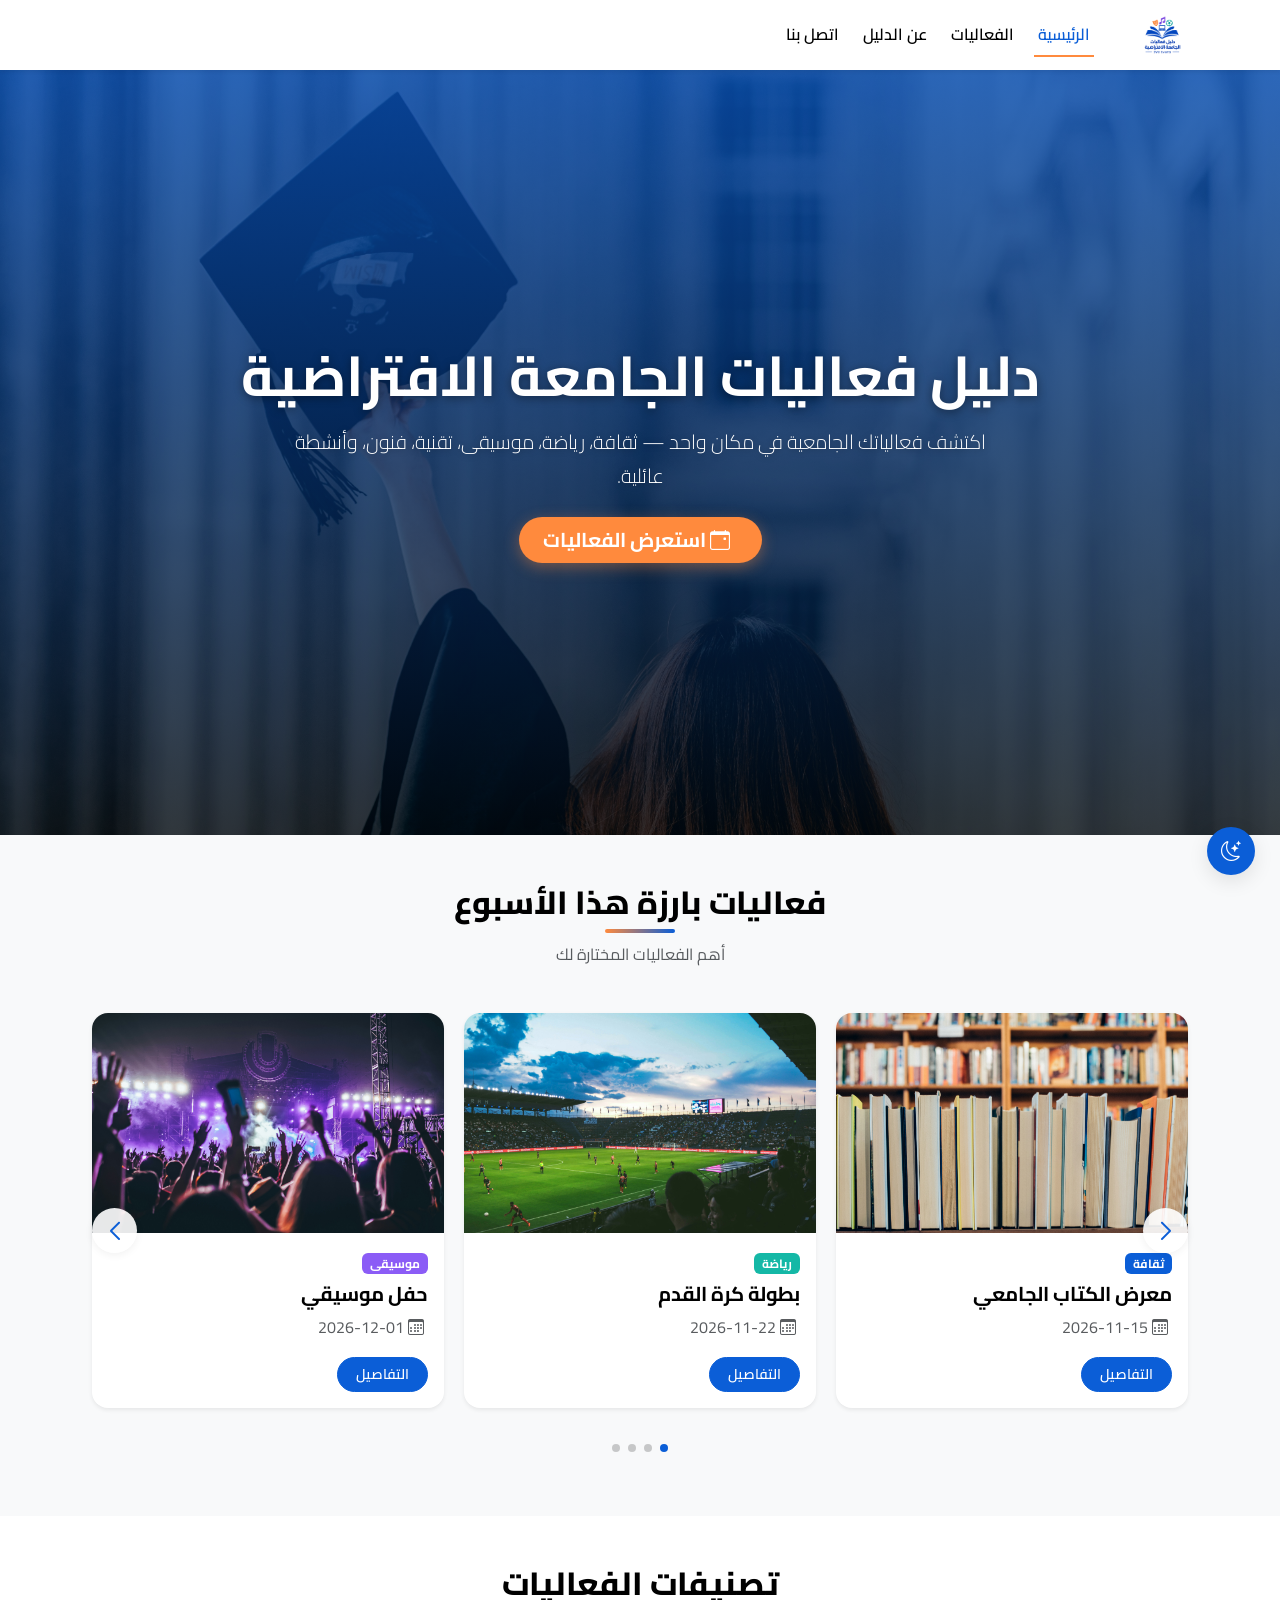
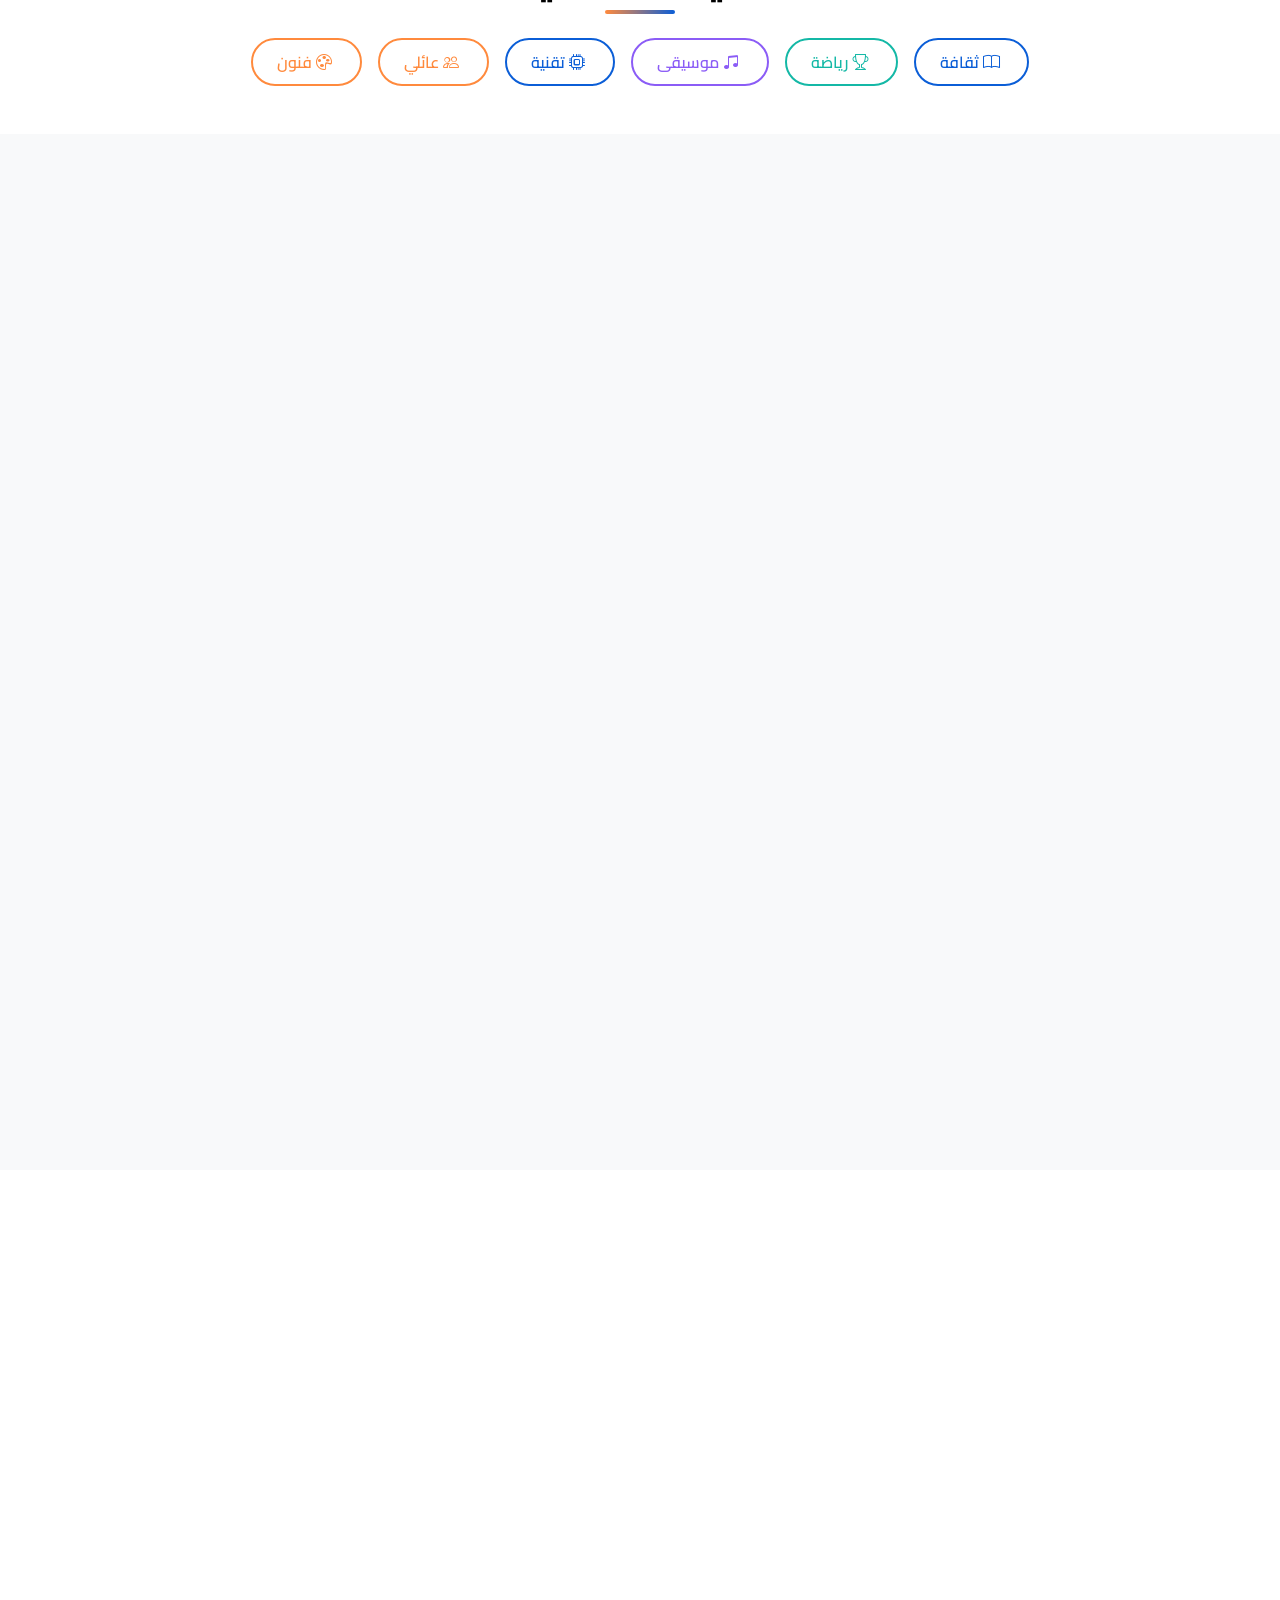
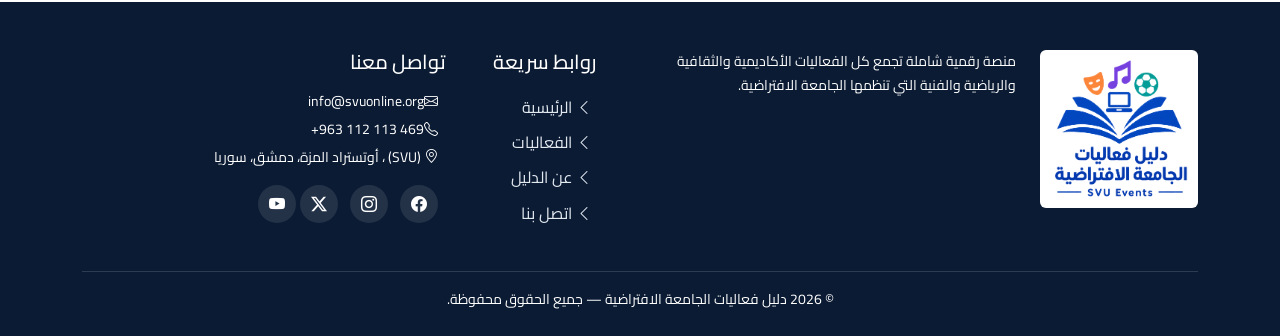
<file: index.html>
<!DOCTYPE html>
<html lang="ar" dir="rtl">
<head>
  <meta charset="UTF-8"/>
  <meta name="viewport" content="width=device-width, initial-scale=1.0"/>
  <meta name="description" content="دليل فعاليات الجامعة الافتراضية — منصة شاملة لعرض الفعاليات الأكاديمية والثقافية والرياضية والفنية."/>
  <meta name="author" content="فريق BWP401"/>
  <title>دليل فعاليات الجامعة الافتراضية | الرئيسية</title>
  <link rel="icon" type="image/png" href="assets/img/logo-2.png"/>
  <link href="https://cdn.jsdelivr.net/npm/bootstrap@5.3.3/dist/css/bootstrap.min.css" rel="stylesheet"/>
  <link href="https://cdn.jsdelivr.net/npm/bootstrap-icons@1.11.3/font/bootstrap-icons.css" rel="stylesheet"/>
  <link rel="preconnect" href="https://fonts.googleapis.com"/>
  <link rel="preconnect" href="https://fonts.gstatic.com" crossorigin />
  <link href="https://fonts.googleapis.com/css2?family=Cairo:wght@300;400;600;700;800&display=swap" rel="stylesheet"/>
  <link href="https://unpkg.com/aos@2.3.1/dist/aos.css" rel="stylesheet" />
  <link rel="stylesheet" href="https://cdn.jsdelivr.net/npm/swiper@11/swiper-bundle.min.css"/>
  <link rel="stylesheet" href="assets/css/styles.css"/>
</head>
<body>
  <!-- Header Section-->
  <header class="navbar navbar-expand-sm navbar-light bg-white shadow-sm sticky-top">
    <div class="container">
      <a class="navbar-brand d-flex align-items-center w-auto" href="index.html">
        <img src="assets/img/logo.png" alt="شعار دليل فعاليات الجامعة الافتراضية" class="img-fluid" style="max-height: 40px; width: auto;"/>
      </a>

      <button class="navbar-toggler" type="button" data-bs-toggle="collapse" data-bs-target="#mainNav" aria-controls="mainNav" aria-expanded="false" aria-label="تبديل القائمة">
        <span class="navbar-toggler-icon"></span>
      </button>

      <nav class="collapse navbar-collapse" id="mainNav">
        <ul class="navbar-nav ms-auto mb-2 mb-lg-0">
          <li class="nav-item"><a class="nav-link active" href="index.html">الرئيسية</a></li>
          <li class="nav-item"><a class="nav-link" href="events.html">الفعاليات</a></li>
          <li class="nav-item"><a class="nav-link" href="about.html">عن الدليل</a></li>
          <li class="nav-item"><a class="nav-link" href="contact.html">اتصل بنا</a></li>
        </ul>
      </nav>
    </div>
  </header>


  <!-- Hero Section -->
  <section class="hero-section text-white text-center d-flex align-items-center">
    <div class="container" data-aos="fade-up">
      <h1 class="display-4 fw-bold mb-3">دليل فعاليات الجامعة الافتراضية</h1>
      <p class="lead mb-4">اكتشف فعالياتك الجامعية في مكان واحد — ثقافة، رياضة، موسيقى، تقنية، فنون، وأنشطة عائلية.</p>
      <a href="events.html" class="btn btn-lg btn-accent px-4"><i class="bi bi-calendar-event me-2"></i> استعرض الفعاليات</a>
    </div>
  </section>


  <!-- Notable Events -->
  <section class="py-5 bg-light">
    <div class="container">
      <div class="text-center mb-4" data-aos="fade-up">
        <h2 class="section-title">فعاليات بارزة هذا الأسبوع</h2>
        <p class="text-muted">أهم الفعاليات المختارة لك</p>
      </div>

      <div class="swiper featuredSwiper" data-aos="fade-up">
        <div class="swiper-wrapper">

          <!-- بطاقة بارزة 1 -->
          <div class="swiper-slide">
            <div class="card featured-card border-0 shadow-sm">
              <img src="assets/img/events/Books-1.jpg" class="card-img-top" alt="معرض الكتاب الجامعي" />
              <div class="card-body">
                <span class="badge bg-primary mb-2">ثقافة</span>
                <h5 class="card-title">معرض الكتاب الجامعي</h5>
                <p class="card-text text-muted"><i class="bi bi-calendar3 me-1"></i> 2026-11-15</p>
                <a href="event.html?id=1" class="btn btn-sm btn-primary">التفاصيل</a>
              </div>
            </div>
          </div>

          <!-- بطاقة بارزة 2 -->
          <div class="swiper-slide">
            <div class="card featured-card border-0 shadow-sm">
              <img src="assets/img/events/Sport-2.jpg" class="card-img-top" alt="بطولة كرة القدم" />
              <div class="card-body">
                <span class="badge bg-success mb-2">رياضة</span>
                <h5 class="card-title">بطولة كرة القدم</h5>
                <p class="card-text text-muted"><i class="bi bi-calendar3 me-1"></i> 2026-11-22</p>
                <a href="event.html?id=3" class="btn btn-sm btn-primary">التفاصيل</a>
              </div>
            </div>
          </div>

          <!-- بطاقة بارزة 3 -->
          <div class="swiper-slide">
            <div class="card featured-card border-0 shadow-sm">
              <img src="assets/img/events/music-1.jpg" class="card-img-top" alt="حفل موسيقي" />
              <div class="card-body">
                <span class="badge bg-purple mb-2">موسيقى</span>
                <h5 class="card-title">حفل موسيقي</h5>
                <p class="card-text text-muted"><i class="bi bi-calendar3 me-1"></i> 2026-12-01</p>
                <a href="event.html?id=5" class="btn btn-sm btn-primary">التفاصيل</a>
              </div>
            </div>
          </div>

          <!-- بطاقة بارزة 4 -->
          <div class="swiper-slide">
            <div class="card featured-card border-0 shadow-sm">
              <img src="assets/img/events/code-1.jpg" class="card-img-top" alt="مؤتمر التقنية" />
              <div class="card-body">
                <span class="badge bg-info mb-2">تقنية</span>
                <h5 class="card-title">مؤتمر التقنية والابتكار</h5>
                <p class="card-text text-muted"><i class="bi bi-calendar3 me-1"></i> 2026-12-05</p>
                <a href="event.html?id=7" class="btn btn-sm btn-primary">التفاصيل</a>
              </div>
            </div>
          </div>
        </div>
        <!-- أزرار التنقل -->
        <div class="swiper-button-next"></div>
        <div class="swiper-button-prev"></div>
        <div class="swiper-pagination"></div>
      </div>
    </div>
  </section>


  <!-- Event Categories -->
  <section class="py-5">
    <div class="container text-center">
      <h2 class="section-title mb-4" data-aos="fade-up">تصنيفات الفعاليات</h2>
      <div class="d-flex flex-wrap justify-content-center gap-3" data-aos="fade-up">
        <a href="events.html?category=culture" class="btn btn-outline-primary category-btn"><i class="bi bi-book me-1"></i> ثقافة</a>
        <a href="events.html?category=sports" class="btn btn-outline-success category-btn"><i class="bi bi-trophy me-1"></i> رياضة</a>
        <a href="events.html?category=music" class="btn btn-outline-purple category-btn"><i class="bi bi-music-note-beamed me-1"></i> موسيقى</a>
        <a href="events.html?category=tech" class="btn btn-outline-info category-btn"><i class="bi bi-cpu me-1"></i> تقنية</a>
        <a href="events.html?category=family" class="btn btn-outline-warning category-btn"><i class="bi bi-people me-1"></i> عائلي</a>
        <a href="events.html?category=art" class="btn btn-outline-danger category-btn"><i class="bi bi-palette me-1"></i> فنون</a>
      </div>
    </div>
  </section>

 
  <!-- Latest Events -->
  <section class="py-5 bg-light">
    <div class="container">
      <div class="text-center mb-4" data-aos="fade-up">
        <h2 class="section-title">أحدث الفعاليات</h2>
        <p class="text-muted">آخر ما أضفناه إلى الدليل</p>
      </div>

      <div class="row g-4">

        <!-- بطاقة 1 -->
        <div class="col-md-6 col-lg-4" data-aos="fade-up">
          <div class="card event-card h-100 border-0 shadow-sm">
            <img src="assets/img/events/Books-1.jpg" class="card-img-top" alt="معرض الكتاب" />
            <div class="card-body">
              <span class="badge bg-primary mb-2">ثقافة</span>
              <h5 class="card-title">معرض الكتاب الجامعي</h5>
              <p class="card-text text-muted small"><i class="bi bi-calendar3 me-1"></i>2026-11-15</p>
              <a href="event.html?id=1" class="btn btn-sm btn-primary">التفاصيل</a>
            </div>
          </div>
        </div>

        <!-- بطاقة 2 -->
        <div class="col-md-6 col-lg-4" data-aos="fade-up">
          <div class="card event-card h-100 border-0 shadow-sm">
            <img src="assets/img/events/Sport-1.jpg" class="card-img-top" alt="بطولة الكرة الطائرة" />
            <div class="card-body">
              <span class="badge bg-success mb-2">رياضة</span>
              <h5 class="card-title">بطولة الكرة الطائرة</h5>
              <p class="card-text text-muted small"><i class="bi bi-calendar3 me-1"></i> 2026-11-20</p>
              <a href="event.html?id=4" class="btn btn-sm btn-primary">التفاصيل</a>
            </div>
          </div>
        </div>

        <!-- بطاقة 3 -->
        <div class="col-md-6 col-lg-4" data-aos="fade-up">
          <div class="card event-card h-100 border-0 shadow-sm">
            <img src="assets/img/events/music-2.jpg" class="card-img-top" alt="حفل الأوركسترا" />
            <div class="card-body">
              <span class="badge bg-purple mb-2">موسيقى</span>
              <h5 class="card-title">حفل الأوركسترا</h5>
              <p class="card-text text-muted small"><i class="bi bi-calendar3 me-1"></i> 2026-12-10</p>
              <a href="event.html?id=6" class="btn btn-sm btn-primary">التفاصيل</a>
            </div>
          </div>
        </div>

        <!-- بطاقة 4 -->
        <div class="col-md-6 col-lg-4" data-aos="fade-up">
          <div class="card event-card h-100 border-0 shadow-sm">
            <img src="assets/img/events/code-2.jpg" class="card-img-top" alt="ورشة البرمجة" />
            <div class="card-body">
              <span class="badge bg-info mb-2">تقنية</span>
              <h5 class="card-title">ورشة البرمجة</h5>
              <p class="card-text text-muted small"><i class="bi bi-calendar3 me-1"></i> 2026-12-15</p>
              <a href="event.html?id=8" class="btn btn-sm btn-primary">التفاصيل</a>
            </div>
          </div>
        </div>

        <!-- بطاقة 5 -->
        <div class="col-md-6 col-lg-4" data-aos="fade-up">
          <div class="card event-card h-100 border-0 shadow-sm">
            <img src="assets/img/events/family.jpg" class="card-img-top" alt="يوم العائلة الجامعي" />
            <div class="card-body">
              <span class="badge bg-warning text-dark mb-2">عائلي</span>
              <h5 class="card-title">يوم العائلة الجامعي</h5>
              <p class="card-text text-muted small"><i class="bi bi-calendar3 me-1"></i>2026-12-20</p>
              <a href="event.html?id=9" class="btn btn-sm btn-primary">التفاصيل</a>
            </div>
          </div>
        </div>

        <!-- بطاقة 6 -->
        <div class="col-md-6 col-lg-4" data-aos="fade-up">
          <div class="card event-card h-100 border-0 shadow-sm">
            <img src="assets/img/events/art-1.jpg" class="card-img-top" alt="معرض الفنون التشكيلية" />
            <div class="card-body">
              <span class="badge bg-danger mb-2">فنون</span>
              <h5 class="card-title">معرض الفنون التشكيلية</h5>
              <p class="card-text text-muted small"><i class="bi bi-calendar3 me-1"></i>2027-01-05</p>
              <a href="event.html?id=11" class="btn btn-sm btn-primary">التفاصيل</a>
            </div>
          </div>
        </div>
      </div>

      <div class="text-center mt-4" data-aos="fade-up">
        <a href="events.html" class="btn btn-outline-primary px-4">عرض كل الفعاليات <i class="bi bi-arrow-left ms-1"></i></a>
      </div>
    </div>
  </section>


  <!-- Team Section -->
  <section class="py-5">
    <div class="container">
      <div class="text-center mb-4" data-aos="fade-up">
        <h2 class="section-title">فريق العمل</h2>
        <p class="text-muted">أعضاء الفريق المشاركون في إعداد هذا المشروع</p>
      </div>
      <div class="row g-4 justify-content-center">

        <!-- Student ID Card 1 -->
        <div class="col-6 col-md-4 col-lg-3" data-aos="fade-up">
          <div class="team-card text-center p-4 border rounded shadow-sm h-100">
            <div class="mb-3">
              <i class="bi bi-person-circle text-primary" style="font-size: 4rem;"></i>
            </div>
            <h5 class="mb-1">جورج بشار زخيا</h5>
            <p class="text-muted mb-0 small">george_348045</p>
          </div>
        </div>

        <!-- Student ID Card 2-->
        <div class="col-6 col-md-4 col-lg-3" data-aos="fade-up">
          <div class="team-card text-center p-4 border rounded shadow-sm h-100">
            <div class="mb-3">
              <i class="bi bi-person-circle text-primary" style="font-size: 4rem;"></i>
            </div>
            <h5 class="mb-1">غصون محمد علي الاحمد</h5>
            <p class="text-muted mb-0 small">ghoson_293757</p>
          </div>
        </div>

        <!-- Student ID Card 3-->
        <div class="col-6 col-md-4 col-lg-3" data-aos="fade-up">
          <div class="team-card text-center p-4 border rounded shadow-sm h-100">
            <div class="mb-3">
              <i class="bi bi-person-circle text-primary" style="font-size: 4rem;"></i>
            </div>
            <h5 class="mb-1">تسنيم انور المبروك</h5>
            <p class="text-muted mb-0 small">tasneem_334201</p>
          </div>
        </div>

        <!-- Student ID Card 4-->
        <div class="col-6 col-md-4 col-lg-3" data-aos="fade-up">
          <div class="team-card text-center p-4 border rounded shadow-sm h-100">
            <div class="mb-3">
              <i class="bi bi-person-circle text-primary" style="font-size: 4rem;"></i>
            </div>
            <h5 class="mb-1">نور لؤي يونس</h5>
            <p class="text-muted mb-0 small">nour_375296</p>
          </div>
        </div>
      </div>
    </div>
  </section>


  <!-- Footer Section -->
  <footer class="footer text-white pt-5 pb-4">
    <div class="container">
      <div class="row gy-4">

        <div class="col-md-4" style="width: 16%;">
          <img src="assets/img/logo.png" alt="شعار" height="55" class="mb-3 bg-white rounded p-1"/>
        </div>
        
        <div class=" col-md-4">
            <p class="small"> منصة رقمية شاملة تجمع كل الفعاليات الأكاديمية والثقافية والرياضية والفنية التي تنظمها الجامعة الافتراضية.</p>
        </div>
        
        <!-- روابط سريعة -->
        <div class="col-md-2">
          <h5 class="mb-3" style="margin-right: 2.5rem;">روابط سريعة</h5>
          <ul class="list-unstyled">
            <li><a href="index.html" class="footer-link"><i class="bi bi-chevron-left me-1"></i> الرئيسية</a></li>
            <li><a href="events.html" class="footer-link"><i class="bi bi-chevron-left me-1"></i> الفعاليات</a></li>
            <li><a href="about.html" class="footer-link"><i class="bi bi-chevron-left me-1"></i> عن الدليل</a></li>
            <li><a href="contact.html" class="footer-link"><i class="bi bi-chevron-left me-1"></i> اتصل بنا</a></li>
          </ul>
        </div>

        <!-- تواصل -->
        <div class="col-md-3">
          <h5 class="mb-3">تواصل معنا</h5>
          <p class="small mb-1"><i class="bi bi-envelope me-2"></i>info@svuonline.org</p>
          <p class="small mb-1"><i class="bi bi-telephone me-2"></i>469 113 112 963+</p>
          <p class="small mb-3"><i class="bi bi-geo-alt me-2"></i> (SVU) ، أوتستراد المزة، دمشق، سوريا</p>
          <div class="social-icons">
            <a href="https://www.facebook.com/svuonline.org" class="text-white me-2"><i class="bi bi-facebook"></i></a>
            <a href="http://instagram.com/syrian_virtual_university" class="text-white me-2"><i class="bi bi-instagram"></i></a>
            <a href="https://twitter.com/SVU_Syria" class="text-white me-2"><i class="bi bi-twitter-x"></i></a>
            <a href="https://www.youtube.com/channel/UCJwPgp0tOp1ZqkzbmDvFSaw" class="text-white"><i class="bi bi-youtube"></i></a>
          </div>
        </div>
      </div>

      <hr class="border-light mt-4"/>

      <p class="text-center small mb-0">
        © 2026 دليل فعاليات الجامعة الافتراضية — جميع الحقوق محفوظة.
      </p>
    </div>
  </footer>



<!-- زر العودة للأعلى -->
<button id="scrollTopBtn" class="btn btn-primary scroll-top" aria-label="العودة للأعلى"><i class="bi bi-arrow-up"></i></button>

<!-- زر تبديل الوضع الليلي -->
<button id="themeToggle" aria-label="تبديل الوضع الليلي"><i class="bi bi-moon-stars"></i></button>

<script src="https://cdn.jsdelivr.net/npm/bootstrap@5.3.3/dist/js/bootstrap.bundle.min.js"></script>
<script src="https://unpkg.com/aos@2.3.1/dist/aos.js"></script>
<script src="https://cdn.jsdelivr.net/npm/swiper@11/swiper-bundle.min.js"></script>
<script src="assets/js/main.js"></script>

</body>
</html>
</file>
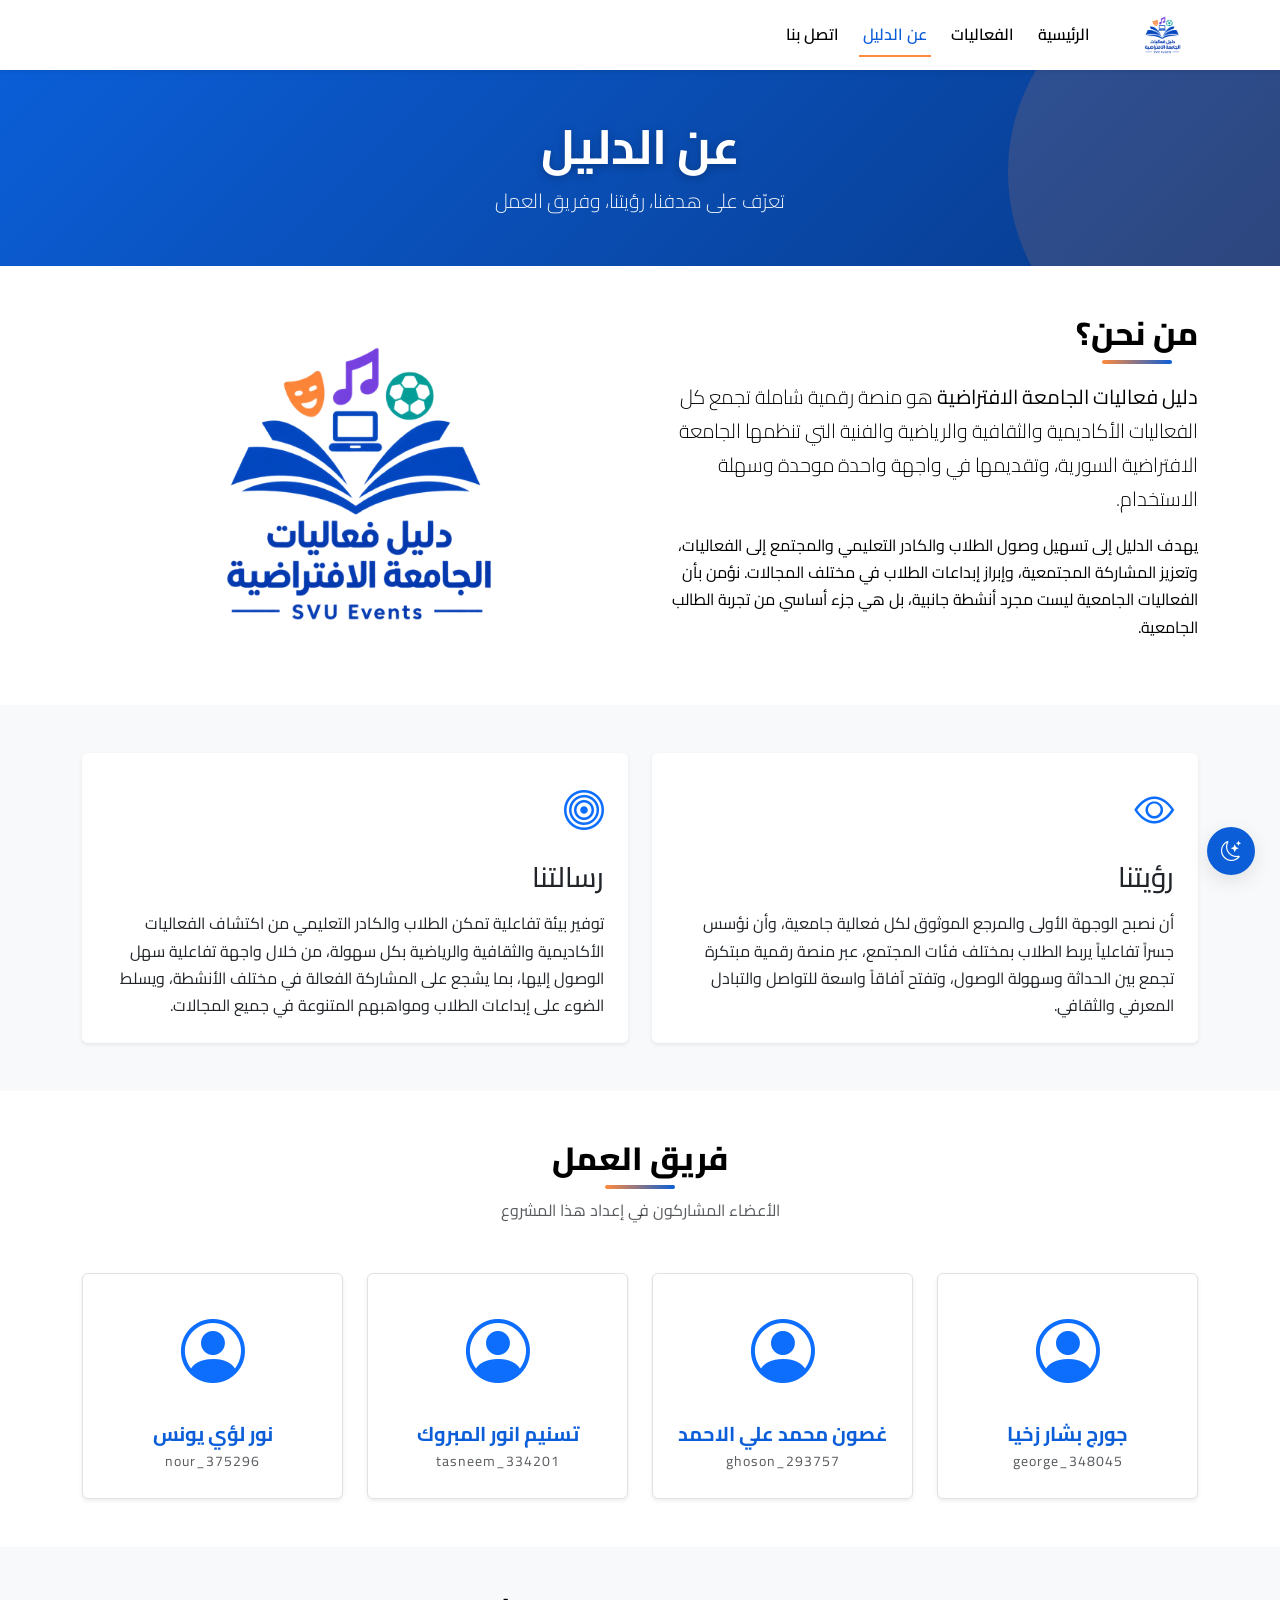
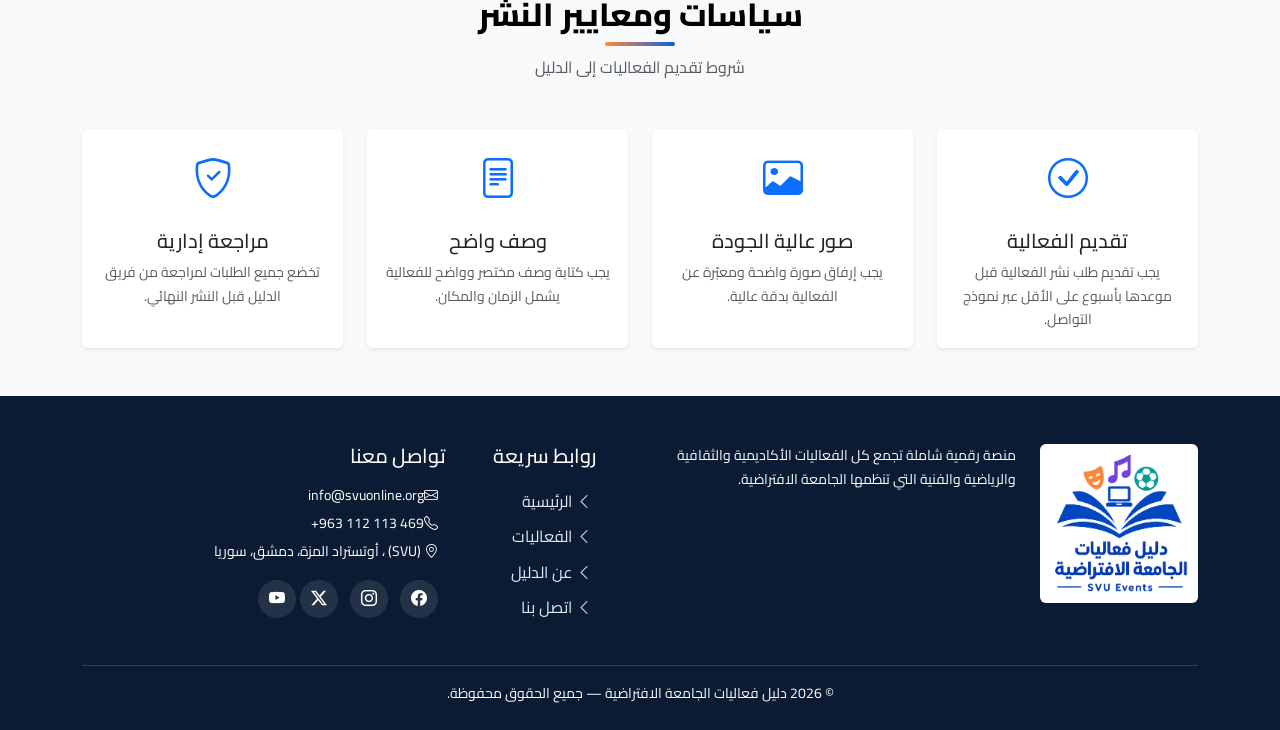
<file: about.html>
<!DOCTYPE html>
<html lang="ar" dir="rtl">
<head>
  <meta charset="UTF-8"/>
  <meta name="viewport" content="width=device-width, initial-scale=1.0"/>
  <meta name="description" content="عن دليل فعاليات الجامعة الافتراضية — الهدف، الرؤية، الفريق، والسياسات."/>
  <title>عن الدليل | دليل فعاليات الجامعة الافتراضية</title>
  <link rel="icon" type="image/png" href="assets/img/logo-2.png"/>
  <link href="https://cdn.jsdelivr.net/npm/bootstrap@5.3.3/dist/css/bootstrap.min.css" rel="stylesheet"/>
  <link href="https://cdn.jsdelivr.net/npm/bootstrap-icons@1.11.3/font/bootstrap-icons.css" rel="stylesheet"/>
  <link rel="preconnect" href="https://fonts.googleapis.com"/>
  <link rel="preconnect" href="https://fonts.gstatic.com" crossorigin/>
  <link href="https://fonts.googleapis.com/css2?family=Cairo:wght@300;400;600;700;800&display=swap" rel="stylesheet"/>
  <link rel="stylesheet" href="assets/css/styles.css"/>
</head>
<body>

  <!-- قسم الهيدر -->
  <header class="navbar navbar-expand-sm navbar-light bg-white shadow-sm sticky-top">
    <div class="container">

      <a class="navbar-brand d-flex align-items-center w-auto" href="index.html">
        <img src="assets/img/logo.png" alt="شعار دليل فعاليات الجامعة الافتراضية" class="img-fluid" style="max-height: 40px; width: auto;" />
      </a>

      <button class="navbar-toggler" type="button" data-bs-toggle="collapse" data-bs-target="#mainNav" aria-controls="mainNav" aria-expanded="false" aria-label="تبديل القائمة">
        <span class="navbar-toggler-icon"></span>
      </button>

      <nav class="collapse navbar-collapse" id="mainNav">
        <ul class="navbar-nav ms-auto mb-2 mb-lg-0">
          <li class="nav-item"><a class="nav-link" href="index.html">الرئيسية</a></li>
          <li class="nav-item"><a class="nav-link" href="events.html">الفعاليات</a></li>
          <li class="nav-item"><a class="nav-link active" href="about.html">عن الدليل</a></li>
          <li class="nav-item"><a class="nav-link" href="contact.html">اتصل بنا</a></li>
        </ul>
      </nav>
    </div>
  </header>

  <!-- Hero Section-->
  <section class="page-header text-white text-center py-5">
    <div class="container" data-aos="fade-up">
      <h1 class="display-5 fw-bold mb-2">عن الدليل</h1>
      <p class="lead mb-0">تعرّف على هدفنا، رؤيتنا، وفريق العمل</p>
    </div>
  </section>

  <!--  About Section -->
  <section class="py-5">
    <div class="container">
      <div class="row align-items-center g-4">
        <div class="col-lg-6" data-aos="fade-left">
          <h2 class="section-title mb-3">من نحن؟</h2>
          <p class="lead"><strong>دليل فعاليات الجامعة الافتراضية</strong> هو منصة رقمية شاملة تجمع كل الفعاليات الأكاديمية والثقافية والرياضية والفنية التي تنظمها الجامعة الافتراضية السورية، وتقديمها في واجهة واحدة موحدة وسهلة الاستخدام.</p>
          <p> يهدف الدليل إلى تسهيل وصول الطلاب والكادر التعليمي والمجتمع إلى الفعاليات، وتعزيز المشاركة المجتمعية، وإبراز إبداعات الطلاب في مختلف المجالات. نؤمن بأن الفعاليات الجامعية ليست مجرد أنشطة جانبية، بل هي جزء أساسي من تجربة الطالب الجامعية.</p>
        </div>

        <div class="col-lg-6 text-center" data-aos="fade-right">
          <img src="assets/img/logo.png" alt="شعار الدليل" class="img-fluid" style="max-height: 300px;" />
        </div>
      </div>
    </div>
  </section>

  <!-- رؤيتنا & رسالتنا -->
  <section class="py-5 bg-light">
    <div class="container">
      <div class="row g-4">
        <div class="col-md-6" data-aos="fade-up">
          <div class="card h-100 border-0 shadow-sm p-4">
            <div class="text-primary mb-3">
              <i class="bi bi-eye" style="font-size: 2.5rem;"></i>
            </div>
            <h3 class="mb-3">رؤيتنا</h3>
            <p class="mb-0"> أن نصبح الوجهة الأولى والمرجع الموثوق لكل فعالية جامعية، وأن نؤسس جسراً تفاعلياً يربط الطلاب بمختلف فئات المجتمع، عبر منصة رقمية مبتكرة تجمع بين الحداثة وسهولة الوصول، وتفتح آفاقاً واسعة للتواصل والتبادل المعرفي والثقافي.</p>
          </div>
        </div>
        <div class="col-md-6" data-aos="fade-up">
          <div class="card h-100 border-0 shadow-sm p-4">
            <div class="text-primary mb-3">
              <i class="bi bi-bullseye" style="font-size: 2.5rem;"></i>
            </div>
            <h3 class="mb-3">رسالتنا</h3>
            <p class="mb-0"> توفير بيئة تفاعلية تمكن الطلاب والكادر التعليمي من اكتشاف الفعاليات الأكاديمية والثقافية والرياضية بكل سهولة، من خلال واجهة تفاعلية سهل الوصول إليها، بما يشجع على المشاركة الفعالة في مختلف الأنشطة، ويسلط الضوء على إبداعات الطلاب ومواهبهم المتنوعة في جميع المجالات.</p>
          </div>
        </div>
      </div>
    </div>
  </section>

  <!-- Team Section -->
  <section class="py-5">
    <div class="container">
      <div class="text-center mb-5" data-aos="fade-up">
        <h2 class="section-title">فريق العمل</h2>
        <p class="text-muted">الأعضاء المشاركون في إعداد هذا المشروع</p>
      </div>

      <div class="row g-4 justify-content-center">

        <!-- Student ID Card 1 -->
        <div class="col-6 col-md-4 col-lg-3" data-aos="fade-up">
          <div class="team-card text-center p-4 border rounded shadow-sm h-100">
            <div class="mb-3">
              <i class="bi bi-person-circle text-primary" style="font-size: 4rem;"></i>
            </div>
            <h5 class="mb-1">جورج بشار زخيا</h5>
            <p class="text-muted mb-0 small">george_348045</p>
          </div>
        </div>

        <!-- Student ID Card 2 -->
        <div class="col-6 col-md-4 col-lg-3" data-aos="fade-up">
          <div class="team-card text-center p-4 border rounded shadow-sm h-100">
            <div class="mb-3">
              <i class="bi bi-person-circle text-primary" style="font-size: 4rem;"></i>
            </div>
            <h5 class="mb-1">غصون محمد علي الاحمد</h5>
            <p class="text-muted mb-0 small">ghoson_293757</p>
          </div>
        </div>

        <!-- Student ID Card 3 -->
        <div class="col-6 col-md-4 col-lg-3" data-aos="fade-up">
          <div class="team-card text-center p-4 border rounded shadow-sm h-100">
            <div class="mb-3">
              <i class="bi bi-person-circle text-primary" style="font-size: 4rem;"></i>
            </div>
            <h5 class="mb-1">تسنيم انور المبروك</h5>
            <p class="text-muted mb-0 small">tasneem_334201</p>
          </div>
        </div>

        <!-- Student ID Card 4 -->
        <div class="col-6 col-md-4 col-lg-3" data-aos="fade-up">
          <div class="team-card text-center p-4 border rounded shadow-sm h-100">
            <div class="mb-3">
              <i class="bi bi-person-circle text-primary" style="font-size: 4rem;"></i>
            </div>
            <h5 class="mb-1">نور لؤي يونس</h5>
            <p class="text-muted mb-0 small">nour_375296</p>
          </div>
        </div>
      </div>
    </div>
  </section>

  <!-- Policies Section -->
  <section class="py-5 bg-light">
    <div class="container">
      <div class="text-center mb-5" data-aos="fade-up">
        <h2 class="section-title">سياسات ومعايير النشر</h2>
        <p class="text-muted">شروط تقديم الفعاليات إلى الدليل</p>
      </div>

      <div class="row g-4">
        <div class="col-md-6 col-lg-3" data-aos="fade-up">
          <div class="card h-100 border-0 shadow-sm p-3 text-center">
            <div class="text-primary mb-3">
              <i class="bi bi-check-circle" style="font-size: 2.5rem;"></i>
            </div>
            <h5>تقديم الفعالية</h5>
            <p class="small text-muted mb-0"> يجب تقديم طلب نشر الفعالية قبل موعدها بأسبوع على الأقل عبر نموذج التواصل.</p>
          </div>
        </div>

        <div class="col-md-6 col-lg-3" data-aos="fade-up">
          <div class="card h-100 border-0 shadow-sm p-3 text-center">
            <div class="text-primary mb-3">
              <i class="bi bi-image" style="font-size: 2.5rem;"></i>
            </div>
            <h5>صور عالية الجودة</h5>
            <p class="small text-muted mb-0"> يجب إرفاق صورة واضحة ومعبّرة عن الفعالية بدقة عالية.</p>
          </div>
        </div>

        <div class="col-md-6 col-lg-3" data-aos="fade-up">
          <div class="card h-100 border-0 shadow-sm p-3 text-center">
            <div class="text-primary mb-3">
              <i class="bi bi-file-text" style="font-size: 2.5rem;"></i>
            </div>
            <h5>وصف واضح</h5>
            <p class="small text-muted mb-0"> يجب كتابة وصف مختصر وواضح للفعالية يشمل الزمان والمكان.</p>
          </div>
        </div>

        <div class="col-md-6 col-lg-3" data-aos="fade-up">
          <div class="card h-100 border-0 shadow-sm p-3 text-center">
            <div class="text-primary mb-3">
              <i class="bi bi-shield-check" style="font-size: 2.5rem;"></i>
            </div>
            <h5>مراجعة إدارية</h5>
            <p class="small text-muted mb-0"> تخضع جميع الطلبات لمراجعة من فريق الدليل قبل النشر النهائي.</p>
          </div>
        </div>
      </div>
    </div>
  </section>

  <!-- Footer Section -->
  <footer class="footer text-white pt-5 pb-4">
    <div class="container">
      <div class="row gy-4">

        <div class="col-md-4" style="width: 16%;">
          <img src="assets/img/logo.png" alt="شعار" height="55" class="mb-3 bg-white rounded p-1"/>
        </div>
        
        <div class=" col-md-4">
            <p class="small"> منصة رقمية شاملة تجمع كل الفعاليات الأكاديمية والثقافية والرياضية والفنية التي تنظمها الجامعة الافتراضية.</p>
        </div>
        
        <!-- روابط سريعة -->
        <div class="col-md-2">
          <h5 class="mb-3" style="margin-right: 2.5rem;">روابط سريعة</h5>
          <ul class="list-unstyled">
            <li><a href="index.html" class="footer-link"><i class="bi bi-chevron-left me-1"></i> الرئيسية</a></li>
            <li><a href="events.html" class="footer-link"><i class="bi bi-chevron-left me-1"></i> الفعاليات</a></li>
            <li><a href="about.html" class="footer-link"><i class="bi bi-chevron-left me-1"></i> عن الدليل</a></li>
            <li><a href="contact.html" class="footer-link"><i class="bi bi-chevron-left me-1"></i> اتصل بنا</a></li>
          </ul>
        </div>

        <!-- تواصل -->
        <div class="col-md-3">
          <h5 class="mb-3">تواصل معنا</h5>
          <p class="small mb-1"><i class="bi bi-envelope me-2"></i>info@svuonline.org</p>
          <p class="small mb-1"><i class="bi bi-telephone me-2"></i>469 113 112 963+</p>
          <p class="small mb-3"><i class="bi bi-geo-alt me-2"></i> (SVU) ، أوتستراد المزة، دمشق، سوريا</p>
          <div class="social-icons">
            <a href="https://www.facebook.com/svuonline.org" class="text-white me-2"><i class="bi bi-facebook"></i></a>
            <a href="http://instagram.com/syrian_virtual_university" class="text-white me-2"><i class="bi bi-instagram"></i></a>
            <a href="https://twitter.com/SVU_Syria" class="text-white me-2"><i class="bi bi-twitter-x"></i></a>
            <a href="https://www.youtube.com/channel/UCJwPgp0tOp1ZqkzbmDvFSaw" class="text-white"><i class="bi bi-youtube"></i></a>
          </div>
        </div>
      </div>

      <hr class="border-light mt-4"/>

      <p class="text-center small mb-0">
        © 2026 دليل فعاليات الجامعة الافتراضية — جميع الحقوق محفوظة.
      </p>
    </div>
  </footer>



<!-- زر العودة للأعلى -->
<button id="scrollTopBtn" class="btn btn-primary scroll-top" aria-label="العودة للأعلى"><i class="bi bi-arrow-up"></i></button>

<!-- زر تبديل الوضع الليلي -->
<button id="themeToggle" aria-label="تبديل الوضع الليلي"><i class="bi bi-moon-stars"></i></button>

<script src="https://cdn.jsdelivr.net/npm/bootstrap@5.3.3/dist/js/bootstrap.bundle.min.js"></script>
<script src="https://unpkg.com/aos@2.3.1/dist/aos.js"></script>
<script src="assets/js/main.js"></script>

</body>
</html>
</file>
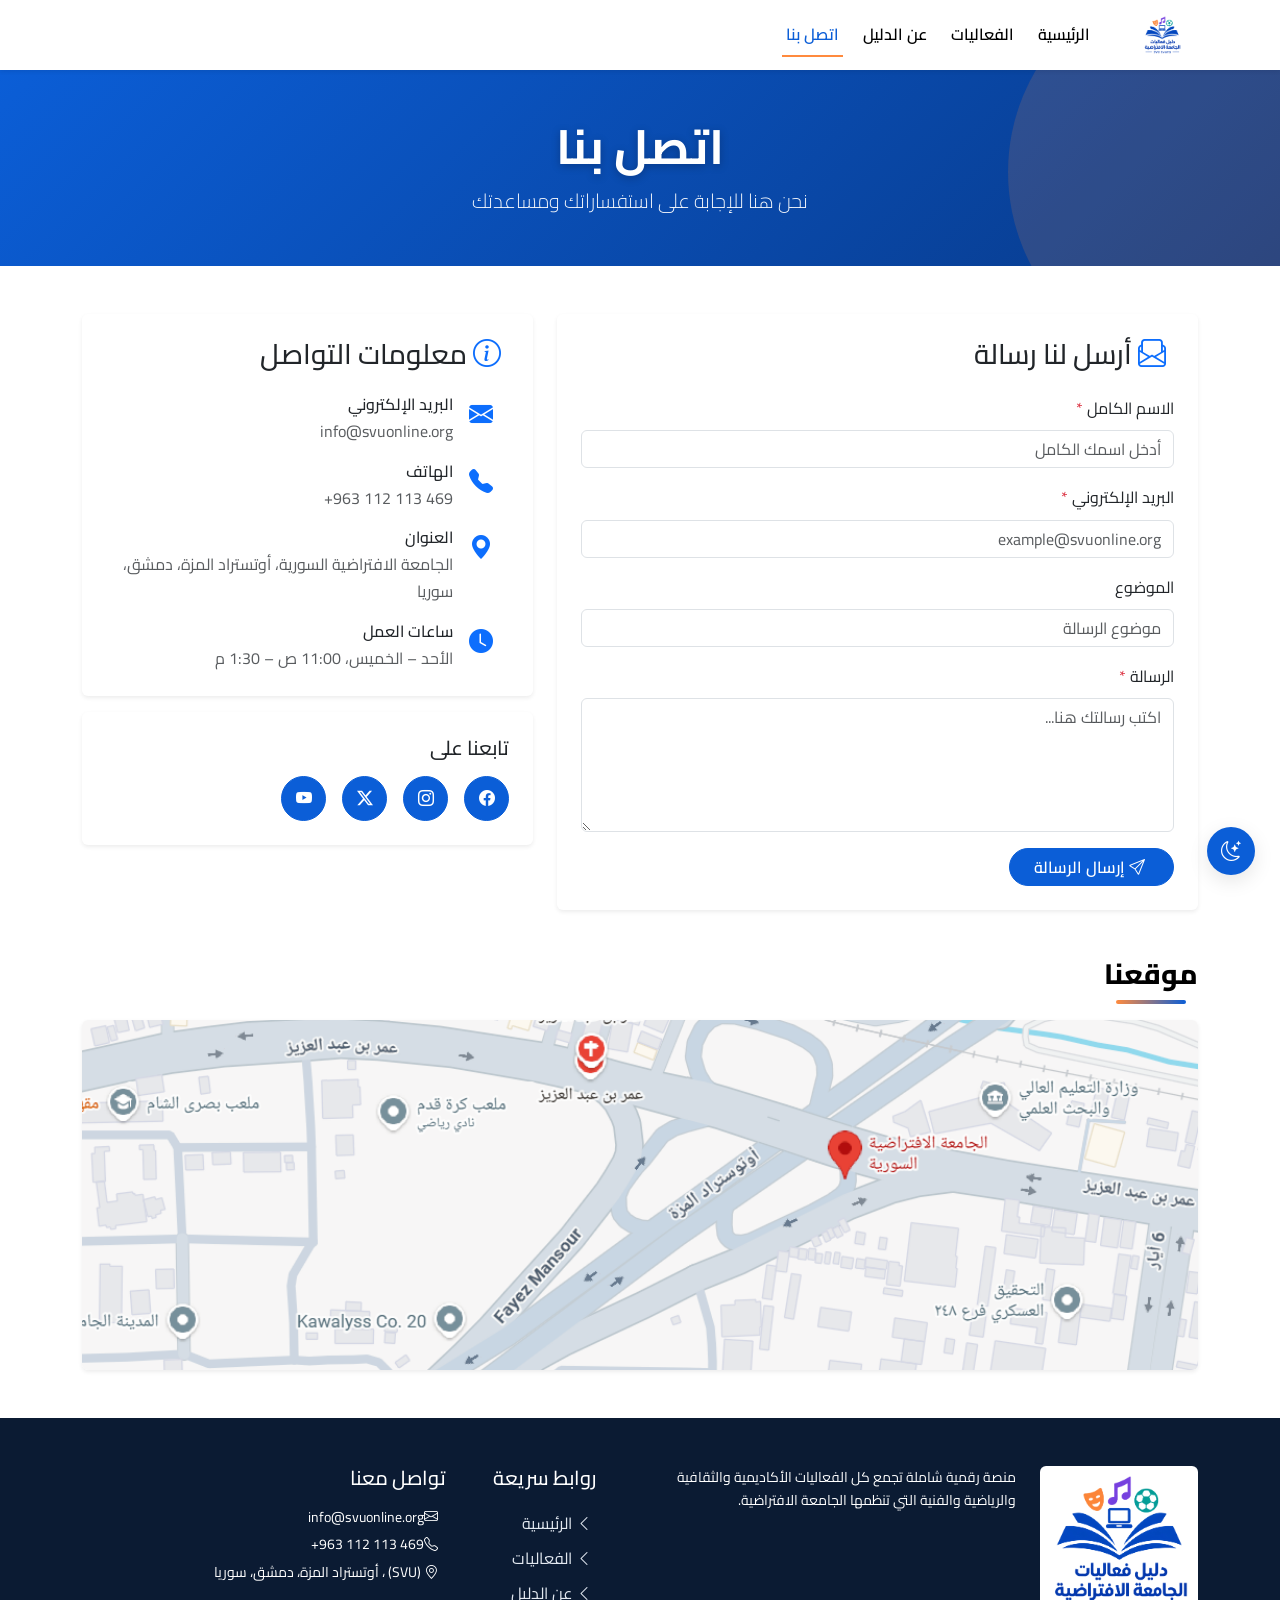
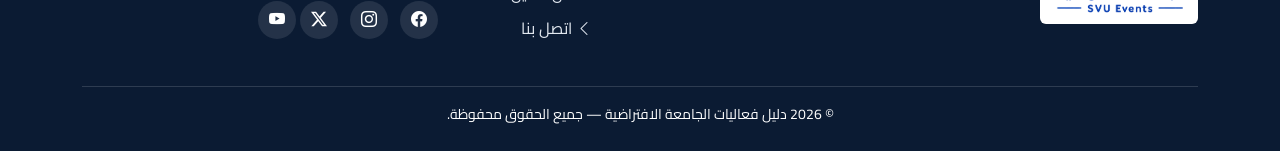
<file: contact.html>
<!DOCTYPE html>
<html lang="ar" dir="rtl">
<head>
  <meta charset="UTF-8"/>
  <meta name="viewport" content="width=device-width, initial-scale=1.0"/>
  <meta name="description" content="تواصل مع فريق دليل فعاليات الجامعة الافتراضية."/>
  <title>اتصل بنا | دليل فعاليات الجامعة الافتراضية</title>
  <link rel="icon" type="image/png" href="assets/img/logo-2.png"/>
  <link href="https://cdn.jsdelivr.net/npm/bootstrap@5.3.3/dist/css/bootstrap.min.css" rel="stylesheet" />
  <link href="https://cdn.jsdelivr.net/npm/bootstrap-icons@1.11.3/font/bootstrap-icons.css" rel="stylesheet" />
  <link rel="preconnect" href="https://fonts.googleapis.com"/>
  <link rel="preconnect" href="https://fonts.gstatic.com" crossorigin/>
  <link href="https://fonts.googleapis.com/css2?family=Cairo:wght@300;400;600;700;800&display=swap" rel="stylesheet"/>
  <link href="https://unpkg.com/aos@2.3.1/dist/aos.css" rel="stylesheet"/>
  <link rel="stylesheet" href="assets/css/styles.css"/>
</head>
<body>

  <!-- Header Section-->
  <header class="navbar navbar-expand-sm navbar-light bg-white shadow-sm sticky-top">
    <div class="container">
      <a class="navbar-brand d-flex align-items-center w-auto" href="index.html">
        <img src="assets/img/logo.png" alt="شعار دليل فعاليات الجامعة الافتراضية" class="img-fluid" style="max-height: 40px; width: auto;" />
      </a>

      <button class="navbar-toggler" type="button" data-bs-toggle="collapse" data-bs-target="#mainNav" aria-controls="mainNav" aria-expanded="false" aria-label="تبديل القائمة">
        <span class="navbar-toggler-icon"></span>
      </button>

      <nav class="collapse navbar-collapse" id="mainNav">
        <ul class="navbar-nav ms-auto mb-2 mb-lg-0">
          <li class="nav-item"><a class="nav-link" href="index.html">الرئيسية</a></li>
          <li class="nav-item"><a class="nav-link" href="events.html">الفعاليات</a></li>
          <li class="nav-item"><a class="nav-link" href="about.html">عن الدليل</a></li>
          <li class="nav-item"><a class="nav-link active" href="contact.html">اتصل بنا</a></li>
        </ul>
      </nav>
    </div>
  </header>

  <!-- Hero Section -->
  <section class="page-header text-white text-center py-5">
    <div class="container" data-aos="fade-up">
      <h1 class="display-5 fw-bold mb-2">اتصل بنا</h1>
      <p class="lead mb-0">نحن هنا للإجابة على استفساراتك ومساعدتك</p>
    </div>
  </section>

  <!-- Contact Section -->
  <section class="py-5">
    <div class="container">
      <div class="row g-4">

        <!-- فورم التواصل -->
        <div class="col-lg-7" data-aos="fade-left">
          <div class="card border-0 shadow-sm p-4">
            <h3 class="mb-4"><i class="bi bi-envelope-paper text-primary me-2"></i> أرسل لنا رسالة</h3>

            <div id="formAlert"></div> <!-- مكان رسالة النجاح او الفشل -->

            <form id="contactForm" novalidate>
              <div class="mb-3">
                <label for="name" class="form-label">الاسم الكامل <span class="text-danger">*</span></label>
                <input type="text" class="form-control" id="name" placeholder="أدخل اسمك الكامل" required />
              </div>

              <div class="mb-3">
                <label for="email" class="form-label">البريد الإلكتروني <span class="text-danger">*</span></label>
                <input type="email" class="form-control" id="email" placeholder="example@svuonline.org" required />
              </div>

              <div class="mb-3">
                <label for="subject" class="form-label">الموضوع</label>
                <input type="text" class="form-control" id="subject" placeholder="موضوع الرسالة" />
              </div>

              <div class="mb-3">
                <label for="message" class="form-label">الرسالة <span class="text-danger">*</span></label>
                <textarea class="form-control" id="message" rows="5" placeholder="اكتب رسالتك هنا..." required></textarea>
              </div>

              <button type="submit" class="btn btn-primary px-4">
                <i class="bi bi-send me-1"></i> إرسال الرسالة
              </button>
            </form>
          </div>
        </div>

        <!-- معلومات التواصل -->
        <div class="col-lg-5" data-aos="fade-right">
          <div class="card border-0 shadow-sm p-4 mb-3">
            <h3 class="mb-4"><i class="bi bi-info-circle text-primary me-2"></i> معلومات التواصل</h3>

            <div class="d-flex mb-3">
              <div class="me-3 text-primary" style="font-size: 1.5rem;">
                <i class="bi bi-envelope-fill"></i>
              </div>
              <div style="margin-right:1rem ;">
                <h6 class="mb-1">البريد الإلكتروني</h6>
                <p class="text-muted mb-0">info@svuonline.org</p>
              </div>
            </div>

            <div class="d-flex mb-3 pr-3">
              <div class="me-3 text-primary" style="font-size: 1.5rem;">
                <i class="bi bi-telephone-fill"></i>
              </div>
              <div style="margin-right:1rem ;">
                <h6 class="mb-1">الهاتف</h6>
                <p class="text-muted mb-0">469 113 112 963+</p>
              </div>
            </div>

            <div class="d-flex mb-3">
              <div class="me-3 text-primary" style="font-size: 1.5rem;">
                <i class="bi bi-geo-alt-fill"></i>
              </div>
              <div style="margin-right:1rem ;">
                <h6 class="mb-1">العنوان</h6>
                <p class="text-muted mb-0">الجامعة الافتراضية السورية، أوتستراد المزة، دمشق، سوريا</p>
              </div>
            </div>

            <div class="d-flex mb-0">
              <div class="me-3 text-primary" style="font-size: 1.5rem;">
                <i class="bi bi-clock-fill"></i>
              </div>
              <div style="margin-right:1rem ;">
                <h6 class="mb-1">ساعات العمل</h6>
                <p class="text-muted mb-0">الأحد – الخميس، 11:00 ص – 1:30 م</p>
              </div>
            </div>
          </div>

          <!--روابط السوشيال ميديا -->
          <div class="card border-0 shadow-sm p-4">
            <h5 class="mb-3">تابعنا على</h5>
            <div class="d-flex gap-3">
              <a href="https://www.facebook.com/svuonline.org" class="btn btn-primary rounded-circle social-btn"><i class="bi bi-facebook"></i></a>
              <a href="http://instagram.com/syrian_virtual_university" class="btn btn-primary rounded-circle social-btn"><i class="bi bi-instagram"></i></a>
              <a href="https://twitter.com/SVU_Syria" class="btn btn-primary rounded-circle social-btn"><i class="bi bi-twitter-x"></i></a>
              <a href="https://www.youtube.com/channel/UCJwPgp0tOp1ZqkzbmDvFSaw" class="btn btn-primary rounded-circle social-btn"><i class="bi bi-youtube"></i></a>
            </div>
          </div>
        </div>
      </div>

      <div class="mt-5" data-aos="fade-up">
        <h3 class="mb-3 text-center section-title">موقعنا</h3>
        <img src="assets/img/map.png" alt="خريطة موقع الجامعة " class="img-fluid rounded shadow-sm w-100" style="max-height: 350px; object-fit: cover;">
      </div>

    </div>
  </section>

  <!-- Footer Section -->
  <footer class="footer text-white pt-5 pb-4">
    <div class="container">
      <div class="row gy-4">

        <div class="col-md-4" style="width: 16%;">
          <img src="assets/img/logo.png" alt="شعار" height="55" class="mb-3 bg-white rounded p-1"/>
        </div>
        
        <div class=" col-md-4">
            <p class="small"> منصة رقمية شاملة تجمع كل الفعاليات الأكاديمية والثقافية والرياضية والفنية التي تنظمها الجامعة الافتراضية.</p>
        </div>
        
        <!-- روابط سريعة -->
        <div class="col-md-2">
          <h5 class="mb-3" style="margin-right: 2.5rem;">روابط سريعة</h5>
          <ul class="list-unstyled">
            <li><a href="index.html" class="footer-link"><i class="bi bi-chevron-left me-1"></i> الرئيسية</a></li>
            <li><a href="events.html" class="footer-link"><i class="bi bi-chevron-left me-1"></i> الفعاليات</a></li>
            <li><a href="about.html" class="footer-link"><i class="bi bi-chevron-left me-1"></i> عن الدليل</a></li>
            <li><a href="contact.html" class="footer-link"><i class="bi bi-chevron-left me-1"></i> اتصل بنا</a></li>
          </ul>
        </div>

        <!-- تواصل -->
        <div class="col-md-3">
          <h5 class="mb-3">تواصل معنا</h5>
          <p class="small mb-1"><i class="bi bi-envelope me-2"></i>info@svuonline.org</p>
          <p class="small mb-1"><i class="bi bi-telephone me-2"></i>469 113 112 963+</p>
          <p class="small mb-3"><i class="bi bi-geo-alt me-2"></i> (SVU) ، أوتستراد المزة، دمشق، سوريا</p>
          <div class="social-icons">
            <a href="https://www.facebook.com/svuonline.org" class="text-white me-2"><i class="bi bi-facebook"></i></a>
            <a href="http://instagram.com/syrian_virtual_university" class="text-white me-2"><i class="bi bi-instagram"></i></a>
            <a href="https://twitter.com/SVU_Syria" class="text-white me-2"><i class="bi bi-twitter-x"></i></a>
            <a href="https://www.youtube.com/channel/UCJwPgp0tOp1ZqkzbmDvFSaw" class="text-white"><i class="bi bi-youtube"></i></a>
          </div>
        </div>
      </div>

      <hr class="border-light mt-4"/>

      <p class="text-center small mb-0">
        © 2026 دليل فعاليات الجامعة الافتراضية — جميع الحقوق محفوظة.
      </p>
    </div>
  </footer>



<!-- زر العودة للأعلى -->
<button id="scrollTopBtn" class="btn btn-primary scroll-top" aria-label="العودة للأعلى"><i class="bi bi-arrow-up"></i></button>

<!-- زر تبديل الوضع الليلي -->
<button id="themeToggle" aria-label="تبديل الوضع الليلي"><i class="bi bi-moon-stars"></i></button>

<!-- Scripts -->
<script src="https://cdn.jsdelivr.net/npm/bootstrap@5.3.3/dist/js/bootstrap.bundle.min.js"></script>
<script src="https://unpkg.com/aos@2.3.1/dist/aos.js"></script>
<script src="assets/js/main.js"></script>
</body>
</html>
</file>
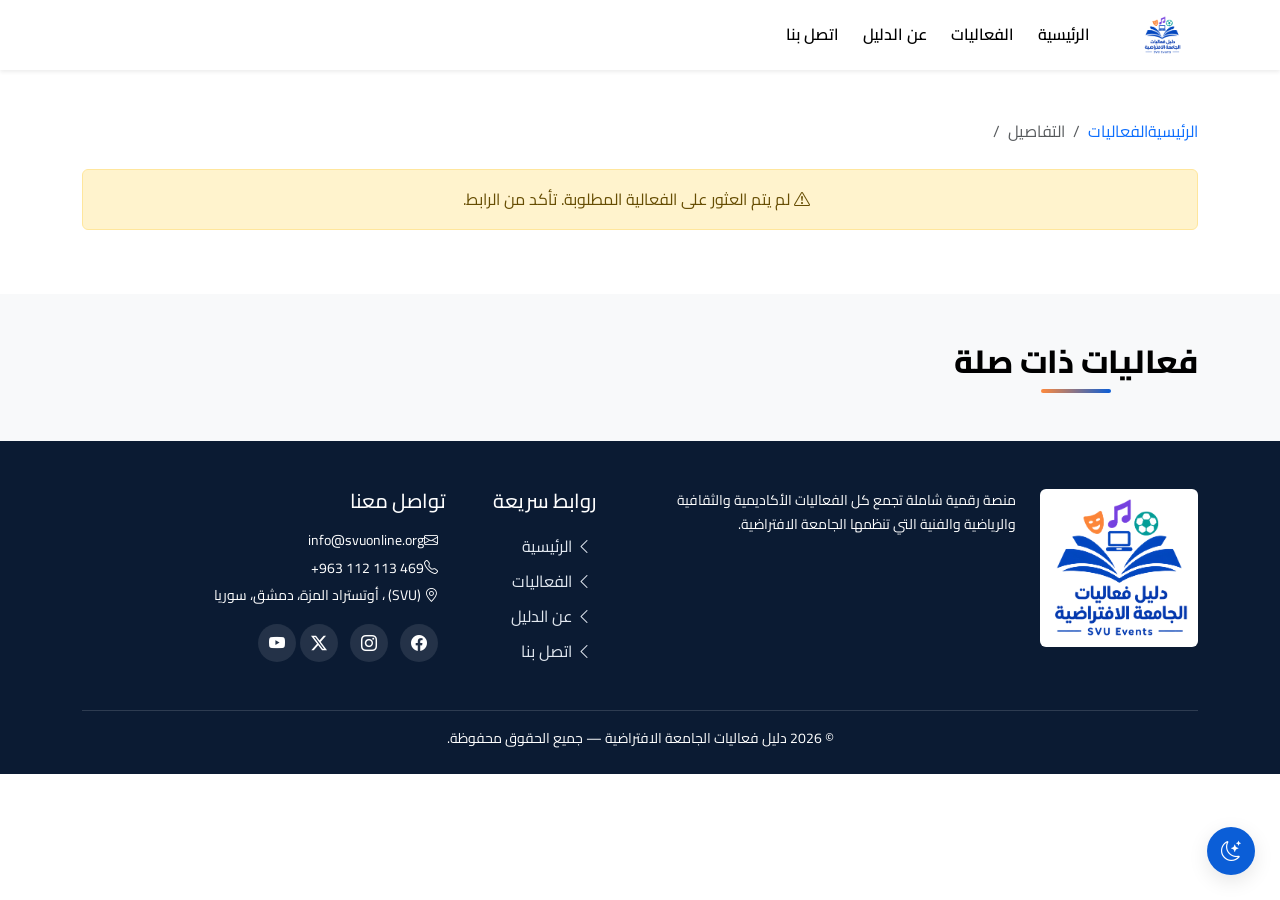
<file: event.html>
<!DOCTYPE html>
<html lang="ar" dir="rtl">
<head>
  <meta charset="UTF-8"/>
  <meta name="viewport" content="width=device-width, initial-scale=1.0"/>
  <meta name="description" content="تفاصيل الفعالية — دليل فعاليات الجامعة الافتراضية"/>
  <title>تفاصيل الفعالية | دليل فعاليات الجامعة الافتراضية</title>
  <link rel="icon" type="image/png" href="assets/img/logo-2.png"/>
  <link href="https://cdn.jsdelivr.net/npm/bootstrap@5.3.3/dist/css/bootstrap.min.css" rel="stylesheet"/>
  <link href="https://cdn.jsdelivr.net/npm/bootstrap-icons@1.11.3/font/bootstrap-icons.css" rel="stylesheet"/>
  <link rel="preconnect" href="https://fonts.googleapis.com"/>
  <link rel="preconnect" href="https://fonts.gstatic.com" crossorigin/>
  <link href="https://fonts.googleapis.com/css2?family=Cairo:wght@300;400;600;700;800&display=swap" rel="stylesheet" />
  <link href="https://unpkg.com/aos@2.3.1/dist/aos.css" rel="stylesheet"/>
  <link rel="stylesheet" href="assets/css/styles.css" />
</head>
<body>
  <!-- Header Section-->
  <header class="navbar navbar-expand-lg navbar-light bg-white shadow-sm sticky-top">
    <div class="container">
      <a class="navbar-brand d-flex align-items-center w-auto" href="index.html">
        <img src="assets/img/logo.png" alt="شعار دليل فعاليات الجامعة الافتراضية" class="img-fluid" style="max-height: 40px; width: auto;" />
      </a>

      <button class="navbar-toggler" type="button" data-bs-toggle="collapse" data-bs-target="#mainNav" aria-controls="mainNav" aria-expanded="false" aria-label="تبديل القائمة">
        <span class="navbar-toggler-icon"></span>
      </button>

      <nav class="collapse navbar-collapse" id="mainNav">
        <ul class="navbar-nav ms-auto mb-2 mb-lg-0">
          <li class="nav-item"><a class="nav-link" href="index.html">الرئيسية</a></li>
          <li class="nav-item"><a class="nav-link" href="events.html">الفعاليات</a></li>
          <li class="nav-item"><a class="nav-link" href="about.html">عن الدليل</a></li>
          <li class="nav-item"><a class="nav-link" href="contact.html">اتصل بنا</a></li>
        </ul>
      </nav>
    </div>
  </header>

  <!-- Details regarding each event-->
  <main class="py-5">
    <div class="container">
      <nav aria-label="breadcrumb" class="mb-4">
        <ol class="breadcrumb">
          <li class="breadcrumb-item"><a href="index.html" class="text-decoration-none">الرئيسية</a></li>
          <li class="breadcrumb-item"><a href="events.html" class="text-decoration-none">الفعاليات</a></li>
          <li class="breadcrumb-item active" aria-current="page" id="breadcrumbTitle">التفاصيل</li>
        </ol>
      </nav>

      <!-- يعبئ تفاصيله من ملف main.js -->
      <div id="eventDetails" data-aos="fade-up">
        
        <!-- محتوى مؤقت قبل التحميل -->
        <div class="text-center py-5">
          <div class="spinner-border text-primary" role="status">
            <span class="visually-hidden">جاري التحميل...</span>
          </div>
        </div>
      </div>
    </div>
  </main>

  <!-- فعاليات ذات صلة-->
  <section class="py-5 bg-light">
    <div class="container">
      <h2 class="section-title mb-4 text-center" data-aos="fade-up">فعاليات ذات صلة</h2>

      <div class="row g-4" id="relatedEvents"></div>     <!-- div فارغ تعبئته من ملف main.js -->
    </div>
  </section>

  <!-- Footer Section -->
  <footer class="footer text-white pt-5 pb-4">
    <div class="container">
      <div class="row gy-4">

        <div class="col-md-4" style="width: 16%;">
          <img src="assets/img/logo.png" alt="شعار" height="55" class="mb-3 bg-white rounded p-1"/>
        </div>
        
        <div class=" col-md-4">
            <p class="small"> منصة رقمية شاملة تجمع كل الفعاليات الأكاديمية والثقافية والرياضية والفنية التي تنظمها الجامعة الافتراضية.</p>
        </div>
        
        <!-- روابط سريعة -->
        <div class="col-md-2">
          <h5 class="mb-3" style="margin-right: 2.5rem;">روابط سريعة</h5>
          <ul class="list-unstyled">
            <li><a href="index.html" class="footer-link"><i class="bi bi-chevron-left me-1"></i> الرئيسية</a></li>
            <li><a href="events.html" class="footer-link"><i class="bi bi-chevron-left me-1"></i> الفعاليات</a></li>
            <li><a href="about.html" class="footer-link"><i class="bi bi-chevron-left me-1"></i> عن الدليل</a></li>
            <li><a href="contact.html" class="footer-link"><i class="bi bi-chevron-left me-1"></i> اتصل بنا</a></li>
          </ul>
        </div>

        <!-- تواصل -->
        <div class="col-md-3">
          <h5 class="mb-3">تواصل معنا</h5>
          <p class="small mb-1"><i class="bi bi-envelope me-2"></i>info@svuonline.org</p>
          <p class="small mb-1"><i class="bi bi-telephone me-2"></i>469 113 112 963+</p>
          <p class="small mb-3"><i class="bi bi-geo-alt me-2"></i> (SVU) ، أوتستراد المزة، دمشق، سوريا</p>
          <div class="social-icons">
            <a href="https://www.facebook.com/svuonline.org" class="text-white me-2"><i class="bi bi-facebook"></i></a>
            <a href="http://instagram.com/syrian_virtual_university" class="text-white me-2"><i class="bi bi-instagram"></i></a>
            <a href="https://twitter.com/SVU_Syria" class="text-white me-2"><i class="bi bi-twitter-x"></i></a>
            <a href="https://www.youtube.com/channel/UCJwPgp0tOp1ZqkzbmDvFSaw" class="text-white"><i class="bi bi-youtube"></i></a>
          </div>
        </div>
      </div>

      <hr class="border-light mt-4"/>

      <p class="text-center small mb-0">
        © 2026 دليل فعاليات الجامعة الافتراضية — جميع الحقوق محفوظة.
      </p>
    </div>
  </footer>



<!-- زر العودة للأعلى -->
<button id="scrollTopBtn" class="btn btn-primary scroll-top" aria-label="العودة للأعلى"><i class="bi bi-arrow-up"></i></button>

<!-- زر تبديل الوضع الليلي -->
<button id="themeToggle" aria-label="تبديل الوضع الليلي"><i class="bi bi-moon-stars"></i></button>

<!-- Scripts -->
<script src="https://cdn.jsdelivr.net/npm/bootstrap@5.3.3/dist/js/bootstrap.bundle.min.js"></script>
<script src="https://unpkg.com/aos@2.3.1/dist/aos.js"></script>
<script src="assets/js/main.js"></script>
</body>
</html>
</file>
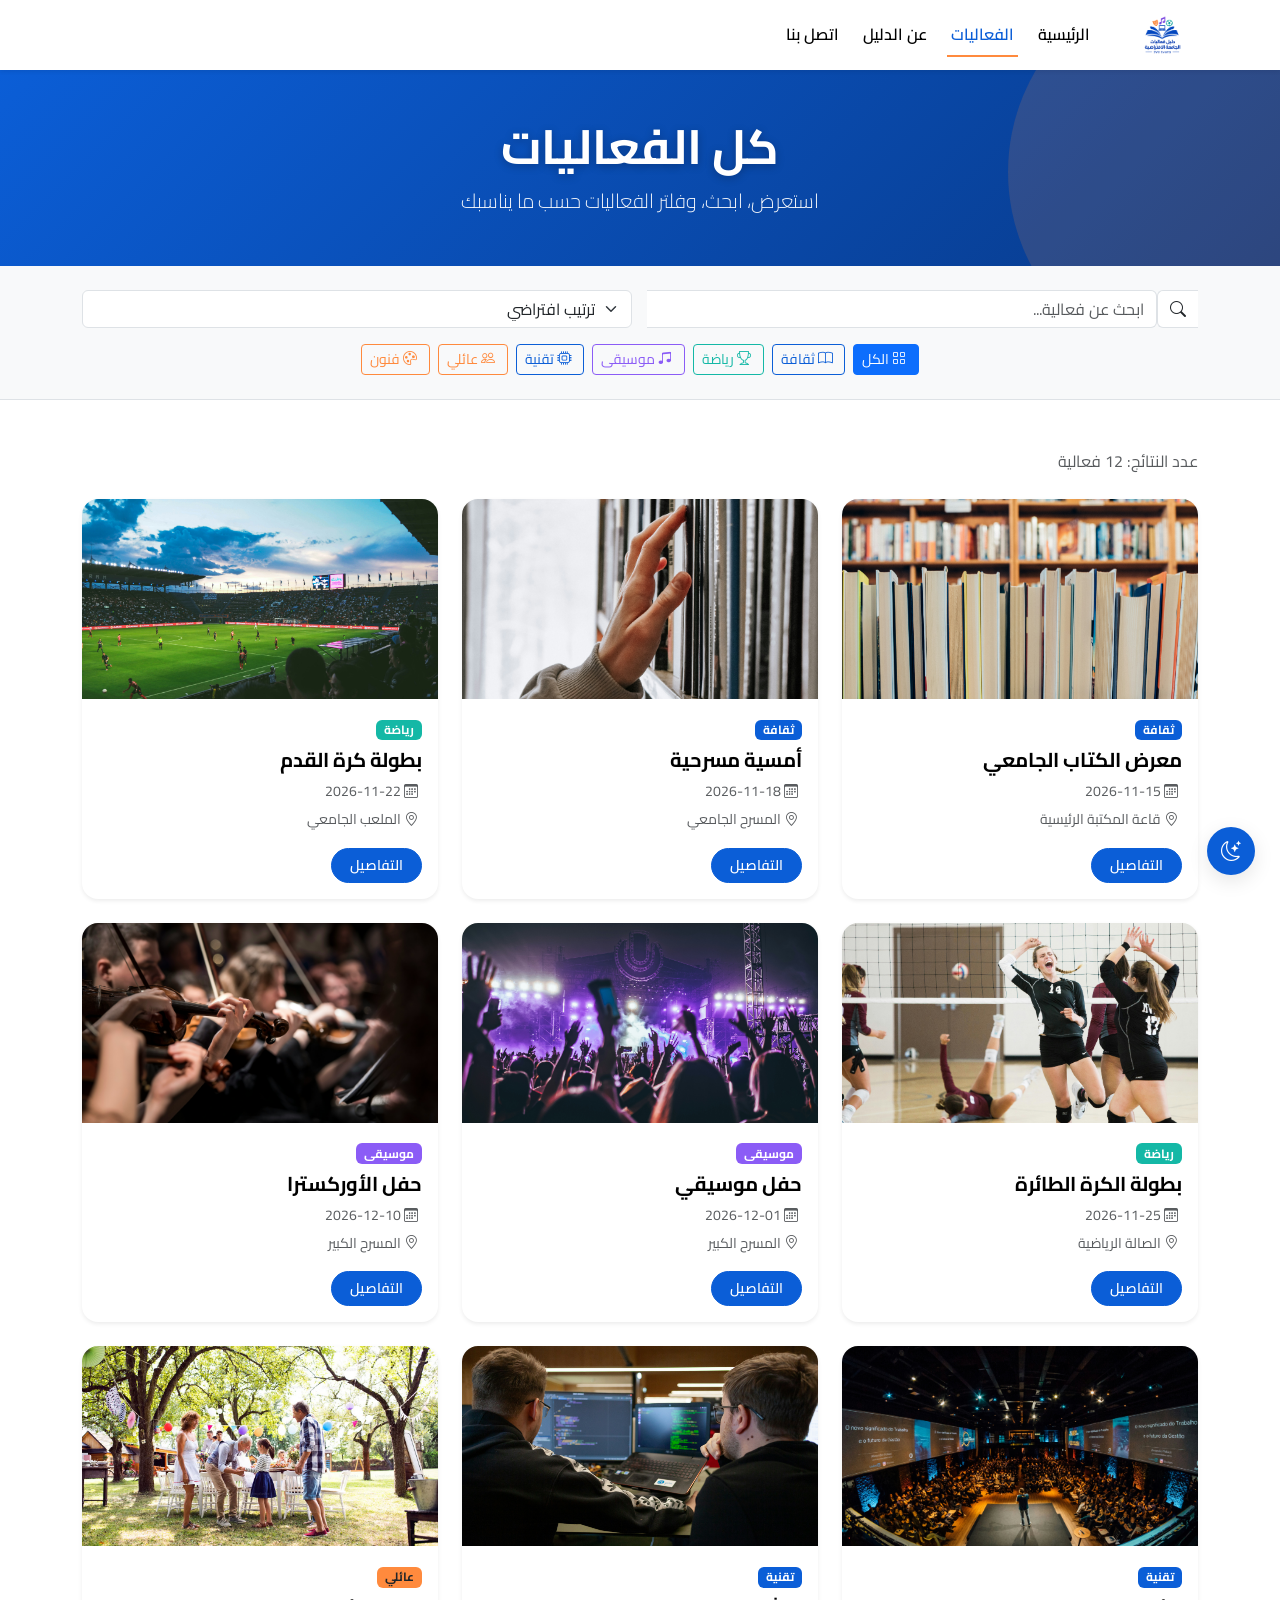
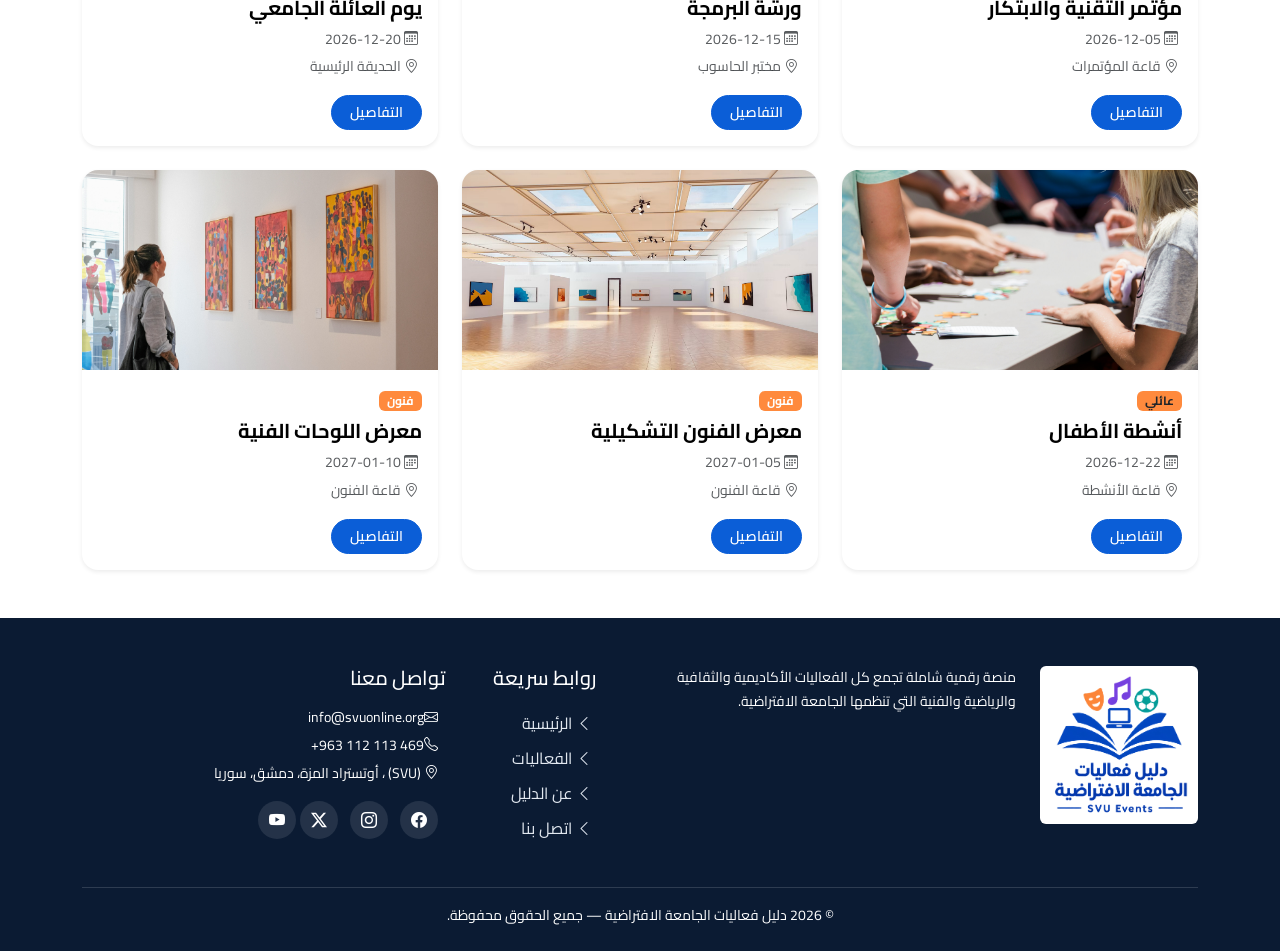
<file: events.html>
<!DOCTYPE html>
<html lang="ar" dir="rtl">
<head>
  <meta charset="UTF-8"/>
  <meta name="viewport" content="width=device-width, initial-scale=1.0"/>
  <meta name="description" content="استعرض كل فعاليات الجامعة الافتراضية مع فلترة حسب التصنيف والتاريخ."/>
  <title>كل الفعاليات | دليل فعاليات الجامعة الافتراضية</title>
  <link rel="icon" type="image/png" href="assets/img/logo-2.png"/>
  <link href="https://cdn.jsdelivr.net/npm/bootstrap@5.3.3/dist/css/bootstrap.min.css" rel="stylesheet"/>
  <link href="https://cdn.jsdelivr.net/npm/bootstrap-icons@1.11.3/font/bootstrap-icons.css" rel="stylesheet"/>
  <link rel="preconnect" href="https://fonts.googleapis.com"/>
  <link rel="preconnect" href="https://fonts.gstatic.com" crossorigin/>
  <link href="https://fonts.googleapis.com/css2?family=Cairo:wght@300;400;600;700;800&display=swap" rel="stylesheet"/>
  <link rel="stylesheet" href="assets/css/styles.css"/>
</head>
<body>

  <!-- Header Section-->
  <header class="navbar navbar-expand-sm navbar-light bg-white shadow-sm sticky-top">
    <div class="container">
      <a class="navbar-brand d-flex align-items-center w-auto" href="index.html">
        <img src="assets/img/logo.png" alt="شعار دليل فعاليات الجامعة الافتراضية" class="img-fluid" style="max-height: 40px; width: auto;" />
      </a>

      <button class="navbar-toggler" type="button" data-bs-toggle="collapse" data-bs-target="#mainNav" aria-controls="mainNav" aria-expanded="false" aria-label="تبديل القائمة">
        <span class="navbar-toggler-icon"></span>
      </button>

      <nav class="collapse navbar-collapse" id="mainNav">
        <ul class="navbar-nav ms-auto mb-2 mb-lg-0">
          <li class="nav-item"><a class="nav-link" href="index.html">الرئيسية</a></li>
          <li class="nav-item"><a class="nav-link active" href="events.html">الفعاليات</a></li>
          <li class="nav-item"><a class="nav-link" href="about.html">عن الدليل</a></li>
          <li class="nav-item"><a class="nav-link" href="contact.html">اتصل بنا</a></li>
        </ul>
      </nav>
    </div>
  </header>

  <!-- Hero Section -->
  <section class="page-header text-white text-center py-5">
    <div class="container" data-aos="fade-up">
      <h1 class="display-5 fw-bold mb-2">كل الفعاليات</h1>
      <p class="lead mb-0">استعرض، ابحث، وفلتر الفعاليات حسب ما يناسبك</p>
    </div>
  </section>

  <!-- Filter Section -->
  <section class="py-4 bg-light border-bottom">
    <div class="container">
      <div class="row g-3 align-items-center">

        <!-- البحث -->
        <div class="col-lg-6">
          <div class="input-group">
            <span class="input-group-text bg-white border-end-0">
              <i class="bi bi-search"></i>
            </span>
            <input type="text" id="searchInput" class="form-control border-start-0" placeholder="ابحث عن فعالية..." />
          </div>
        </div>

        <!-- ترتيب -->
        <div class="col-lg-6">
          <select id="sortSelect" class="form-select">
            <option value="default">ترتيب افتراضي</option>
            <option value="date-asc">التاريخ (الأقدم أولاً)</option>
            <option value="date-desc">التاريخ (الأحدث أولاً)</option>
            <option value="title">الاسم (أبجدي)</option>
          </select>
        </div>

      </div>

      <!-- أزرار التصنيفات -->
      <div class="d-flex flex-wrap gap-2 mt-3 justify-content-center">
        <button class="btn btn-sm btn-outline-primary filter-btn active" data-category="all">
          <i class="bi bi-grid me-1"></i> الكل
        </button>
        <button class="btn btn-sm btn-outline-primary filter-btn" data-category="culture">
          <i class="bi bi-book me-1"></i> ثقافة
        </button>
        <button class="btn btn-sm btn-outline-success filter-btn" data-category="sports">
          <i class="bi bi-trophy me-1"></i> رياضة
        </button>
        <button class="btn btn-sm btn-outline-purple filter-btn" data-category="music">
          <i class="bi bi-music-note-beamed me-1"></i> موسيقى
        </button>
        <button class="btn btn-sm btn-outline-info filter-btn" data-category="tech">
          <i class="bi bi-cpu me-1"></i> تقنية
        </button>
        <button class="btn btn-sm btn-outline-warning filter-btn" data-category="family">
          <i class="bi bi-people me-1"></i> عائلي
        </button>
        <button class="btn btn-sm btn-outline-danger filter-btn" data-category="art">
          <i class="bi bi-palette me-1"></i> فنون
        </button>
      </div>
    </div>
  </section>

  <!-- Event Cards -->
  <section class="py-5">
    <div class="container">

      <p class="text-muted mb-4" id="resultsCount"></p>  <!-- عداد النتائج -->

      <div class="row g-4" id="eventsContainer"></div>   <!-- div يعبئ من ملف main.js -->

      <div id="noResults"></div>    <!-- رسالة لا توجد نتائج عن البحث عن نتيجة غير موجودة  -->
    </div>
  </section>

  <!-- Footer Section -->
  <footer class="footer text-white pt-5 pb-4">
    <div class="container">
      <div class="row gy-4">

        <div class="col-md-4" style="width: 16%;">
          <img src="assets/img/logo.png" alt="شعار" height="55" class="mb-3 bg-white rounded p-1"/>
        </div>
        
        <div class=" col-md-4">
            <p class="small"> منصة رقمية شاملة تجمع كل الفعاليات الأكاديمية والثقافية والرياضية والفنية التي تنظمها الجامعة الافتراضية.</p>
        </div>
        
        <!-- روابط سريعة -->
        <div class="col-md-2">
          <h5 class="mb-3" style="margin-right: 2.5rem;">روابط سريعة</h5>
          <ul class="list-unstyled">
            <li><a href="index.html" class="footer-link"><i class="bi bi-chevron-left me-1"></i> الرئيسية</a></li>
            <li><a href="events.html" class="footer-link"><i class="bi bi-chevron-left me-1"></i> الفعاليات</a></li>
            <li><a href="about.html" class="footer-link"><i class="bi bi-chevron-left me-1"></i> عن الدليل</a></li>
            <li><a href="contact.html" class="footer-link"><i class="bi bi-chevron-left me-1"></i> اتصل بنا</a></li>
          </ul>
        </div>

        <!-- تواصل -->
        <div class="col-md-3">
          <h5 class="mb-3">تواصل معنا</h5>
          <p class="small mb-1"><i class="bi bi-envelope me-2"></i>info@svuonline.org</p>
          <p class="small mb-1"><i class="bi bi-telephone me-2"></i>469 113 112 963+</p>
          <p class="small mb-3"><i class="bi bi-geo-alt me-2"></i> (SVU) ، أوتستراد المزة، دمشق، سوريا</p>
          <div class="social-icons">
            <a href="https://www.facebook.com/svuonline.org" class="text-white me-2"><i class="bi bi-facebook"></i></a>
            <a href="http://instagram.com/syrian_virtual_university" class="text-white me-2"><i class="bi bi-instagram"></i></a>
            <a href="https://twitter.com/SVU_Syria" class="text-white me-2"><i class="bi bi-twitter-x"></i></a>
            <a href="https://www.youtube.com/channel/UCJwPgp0tOp1ZqkzbmDvFSaw" class="text-white"><i class="bi bi-youtube"></i></a>
          </div>
        </div>
      </div>

      <hr class="border-light mt-4"/>

      <p class="text-center small mb-0">
        © 2026 دليل فعاليات الجامعة الافتراضية — جميع الحقوق محفوظة.
      </p>
    </div>
  </footer>

  

<!-- زر العودة للأعلى -->
<button id="scrollTopBtn" class="btn btn-primary scroll-top" aria-label="العودة للأعلى"><i class="bi bi-arrow-up"></i></button>

<!-- زر تبديل الوضع الليلي -->
<button id="themeToggle" aria-label="تبديل الوضع الليلي"><i class="bi bi-moon-stars"></i></button>

<!-- Scripts -->
<script src="https://cdn.jsdelivr.net/npm/bootstrap@5.3.3/dist/js/bootstrap.bundle.min.js"></script>
<script src="https://unpkg.com/aos@2.3.1/dist/aos.js"></script>
<script src="assets/js/main.js"></script>

</body>
</html>
</file>
<file: assets/css/styles.css>
/*  تخزين الالوان في متغيرات
   السبب: توحيد الألوان في كل الصفحات، وتسهيل تعديلها
   من مكان واحد. الألوان مستخرجة من شعار الموقع. */
:root{
  --blue: #0B5ED7;
  --orange: #FF8A3D; 
  --purple: #8B5CF6; 
  --turquoise: #14B8A6; 
  --bglight: #F1F5FB; 
  --text: #000000;  
  --white: #FFFFFF;  

  /* الظلال */
  --shadow-sm: 0 2px 8px rgba(0, 0, 0, 0.06);
  --shadow-md: 0 6px 20px rgba(0, 0, 0, 0.10);
  --transition: all 0.3s ease;
}

/* الوضع الليلي لتغير الالوان تلقائيا */
body.dark-mode{
  --bglight: #0F172A;
  --text:    #FFFFFF;
  --white:   #1E293B;
}



/* تنسيقات العامة */
*{
  box-sizing: border-box;
}

html{
  scroll-behavior: smooth;
}

body{
  font-family: 'Cairo', sans-serif;
  color: var(--text);
  background-color: var(--white);
  line-height: 1.7;
  direction: rtl;
  transition: background-color 0.3s ease, color 0.3s ease;
}

a{
  text-decoration: none;
  transition: var(--transition);
}

img{
  max-width: 100%;
  height: auto;
  transition: transform 0.4s ease;
}

hr{
  opacity: 0.15;
}



/* تنسيقات لعناوين الاقسام */
.section-title{
  font-weight: 800;
  color: var(--text);
  position: relative;
  display: inline-block;
  padding-bottom: 12px;
}

.section-title::after{
  content: "";
  position: absolute;
  bottom: 0;
  right: 50%;
  transform: translateX(50%);
  width: 70px;
  height: 4px;
  background: linear-gradient(to left, var(--blue), var(--orange));
  border-radius: 4px;
}



/* ---------------تنسيقات لل Header Section ---------*/
.navbar{
  transition: var(--transition);
  padding: 10px 0;
}

.navbar-brand img{
  transition: var(--transition);
}

.navbar .nav-link{
  font-weight: 600;
  color: var(--text) !important;
  margin: 0 8px;
  position: relative;
  padding: 8px 4px !important;
}


.navbar .nav-link::after{     /* خط سفلي يظهر عند hover أو الصفحة النشطة */
  content: "";
  position: absolute;
  bottom: 0;
  right: 0;
  width: 0;
  height: 2px;
  background-color: var(--orange);
  transition: width 0.3s ease;
}

.navbar .nav-link:hover::after,
.navbar .nav-link.active::after{
  width: 100%;
}

.navbar .nav-link:hover,
.navbar .nav-link.active{
  color: var(--blue) !important;
}


/* --------------تنسيقات لل Hero Section -----------------*/
.hero-section{
  min-height: 85vh;
  background-image: linear-gradient(rgba(11, 94, 215, 0.75), rgba(0, 0, 0, 0.65)), url('../img/hero.jpg');
  background-size: cover;
  background-position: center;
  background-attachment: fixed;
  position: relative;
}

/* لتجنب مشاكل responsive على mobile*/
@media (max-width: 768px){
  .hero-section{
    background-attachment: scroll;
    min-height: 70vh;
  }
}

.hero-section h1{
  text-shadow: 0 2px 10px rgba(0, 0, 0, 0.4);
}

.hero-section p{
  text-shadow: 0 1px 6px rgba(0, 0, 0, 0.35);
  max-width: 700px;
  margin: 0 auto;
}

/* زر (استعراض الفعاليات) */
.btn-accent{
  background-color: var(--orange);
  color: var(--white);
  font-weight: 700;
  border: none;
  border-radius: 40px;
  transition: var(--transition);
  box-shadow: 0 4px 15px rgba(255, 138, 61, 0.4);
}

.btn-accent:hover{
  background-color: #e5771f;
  color: var(--white);
  transform: translateY(-2px);
  box-shadow: 0 6px 20px rgba(255, 138, 61, 0.6);
}


/* رأس الصفحات يُستخدم في: events.html, event.html, about.html, contact.html. */
.page-header{
  background: linear-gradient(135deg, #0B5ED7 0%, #083a8a 100%);
  padding: 60px 0;
  position: relative;
  overflow: hidden;
}

.page-header::before{
  content: "";
  position: absolute;
  top: -50%;
  right: -10%;
  width: 400px;
  height: 400px;
  background: rgba(255, 138, 61, 0.15);
  border-radius: 50%;
  z-index: 0;
}

.page-header .container{
  position: relative;
  z-index: 1;
}

.page-header h1{
  font-weight: 800;
  text-shadow: 0 2px 8px rgba(0, 0, 0, 0.25);
}

.page-header p{
  opacity: 0.95;
}


/* تنسيقات لعرض البطاقات افقيا */
.featuredSwiper{
  padding: 20px 10px 60px;
}

.featured-card{
  border-radius: 16px;
  overflow: hidden;
  transition: var(--transition);
  background-color: var(--white);
}

.featured-card:hover{
  transform: translateY(-6px);
  box-shadow: var(--shadow-md);
}

.featured-card img{
  height: 220px;
  object-fit: cover;
  width: 100%;
}

.featured-card .card-title{
  font-weight: 700;
  color: var(--text);
}

/* توحيد ألوان الـ Badges مع ألوان التصنيفات */
.badge.bg-primary{ 
  background-color: var(--blue) !important; 
}

.badge.bg-success{ 
  background-color: var(--turquoise) !important; 
}

.badge.bg-purple{  
  background-color: var(--purple) !important; 
}

.badge.bg-info{    
  background-color: var(--blue) !important; 
}

.badge.bg-warning{ 
  background-color: var(--orange) !important; 
}

.badge.bg-danger{  
  background-color: var(--orange) !important; 
}

/* أزرار Swiper */
.swiper-button-next,
.swiper-button-prev{
  color: var(--blue);
  background-color: rgba(255, 255, 255, 0.9);
  width: 45px;
  height: 45px;
  border-radius: 50%;
  box-shadow: var(--shadow-sm);
}

.swiper-button-next::after,
.swiper-button-prev::after{
  font-size: 18px;
  font-weight: bold;
}

.swiper-pagination-bullet-active{
  background-color: var(--blue);
}


/* أزرار التصنيفات */
.category-btn{
  padding: 10px 24px;
  border-radius: 40px;
  font-weight: 600;
  border-width: 2px;
  transition: var(--transition);
}

.category-btn:hover{
  transform: translateY(-3px);
  box-shadow: var(--shadow-sm);
}

.btn-outline-primary{ 
  color: var(--blue); border-color: var(--blue); 
}

.btn-outline-primary:hover{ 
  -color: var(--blue); color: var(--white); 
}

.btn-outline-success{ 
  color: var(--turquoise); 
  border-color: var(--turquoise); 
}

.btn-outline-success:hover{ 
  background-color: var(--turquoise); 
  color: var(--white);
 }

.btn-outline-purple{ 
  color: var(--purple); 
  border-color: var(--purple); 
}

.btn-outline-purple:hover{ 
  background-color: var(--purple); 
  color: var(--white); 
}

.btn-outline-info{ 
  color: var(--blue); 
  border-color: var(--blue); 
}

.btn-outline-info:hover{ 
  background-color: var(--blue); 
  color: var(--white); 
}

.btn-outline-warning{ 
  color: var(--orange); 
  border-color: var(--orange); 
}

.btn-outline-warning:hover{ 
  background-color: var(--orange); 
  color: var(--white); 
}

.btn-outline-danger{ 
  color: var(--orange); 
  border-color: var(--orange);
}

.btn-outline-danger:hover{ 
  background-color: var(--orange); 
  color: var(--white); 
}


/*  تنسيقات بطاقات الفعاليات */
.event-card{
  border-radius: 16px;
  overflow: hidden;
  transition: var(--transition);
  background-color: var(--white);
}

.event-card:hover{
  transform: translateY(-8px);
  box-shadow: var(--shadow-md);
}

.event-card img{
  height: 200px;
  object-fit: cover;
  width: 100%;
}

.event-card .card-title{
  font-weight: 700;
  color: var(--text);
}

/* الأزرار الأساسية */
.btn-primary{
  background-color: var(--blue);
  border-color: var(--blue);
  font-weight: 600;
  border-radius: 30px;
  padding: 6px 18px;
}

.btn-primary:hover{
  background-color: #094aad;
  border-color: #094aad;
}


/*  معرض صور في صفحة تفاصيل الفعالية */
.event-gallery .gallery-thumb{
  width: 100%;
  height: 80px;
  object-fit: cover;
  cursor: pointer;
  border: 2px solid transparent;
  transition: var(--transition);
}

.event-gallery .gallery-thumb:hover{
  border-color: var(--blue);
  transform: scale(1.03);
}


/* بطاقات فريق العمل (Team Section) */
.team-card{
  background-color: var(--white);
  transition: var(--transition);
  border-radius: 12px;
}

.team-card:hover{
  transform: translateY(-5px);
  box-shadow: var(--shadow-md);
  border-color: var(--blue) !important;
}

.team-card h5{
  color: var(--blue);
  font-weight: 700;
  margin-bottom: 4px;
}

.team-card p{
  font-size: 14px;
  letter-spacing: 1px;
}


/* -------------- Footer --------- */
.footer{
  background-color: #0B1B33;
  color: #E2E8F0;
}

.footer-link{
  color: #E2E8F0;
  display: block;
  padding: 4px 0;
  transition: var(--transition);
}

.footer-link:hover{
  color: var(--orange);
  padding-right: 6px;
}

.footer .social-icons a{
  display: inline-flex;
  align-items: center;
  justify-content: center;
  width: 38px;
  height: 38px;
  border-radius: 50%;
  background-color: rgba(255, 255, 255, 0.1);
  transition: var(--transition);
}

.footer .social-icons a:hover{
  background-color: var(--orange);
  transform: translateY(-3px);
}


/* زر العودة للأعلى */
.scroll-top{
  position: fixed;
  bottom: 25px;
  left: 25px;
  width: 48px;
  height: 48px;
  border-radius: 50%;
  display: none;
  z-index: 999;
  box-shadow: var(--shadow-md);
}

.scroll-top.show{
  display: flex;
  align-items: center;
  justify-content: center;
}

/* زر تبديل الوضع الليلي */
#themeToggle{
  position: fixed;
  bottom: 25px;
  right: 25px;
  width: 48px;
  height: 48px;
  border-radius: 50%;
  border: none;
  background-color: var(--blue);
  color: var(--white);
  z-index: 999;
  box-shadow: var(--shadow-md);
  transition: var(--transition);
  display: flex;
  align-items: center;
  justify-content: center;
  font-size: 20px;
}

#themeToggle:hover{
  background-color: var(--orange);
  transform: rotate(20deg);
}


/*  أزرار السوشيال في صفحة اتصل بنا */
.social-btn{
  width: 45px;
  height: 45px;
  display: inline-flex;
  align-items: center;
  justify-content: center;
  transition: var(--transition);
}

.social-btn:hover{
  background-color: var(--orange) !important;
  transform: translateY(-3px);
}


/* تجميع كل التجاوزات للوضع الليلي */

/* Navbar */
body.dark-mode .navbar,
body.dark-mode .navbar.bg-white{
  background-color: #1E293B !important;
  border-bottom: 1px solid #334155;
}

body.dark-mode .navbar .nav-link{
  color: #FFFFFF !important;
}

body.dark-mode .navbar .nav-link.active{
  color: var(--orange) !important;
}

body.dark-mode .navbar-toggler{
  border-color: #475569;
}

body.dark-mode .navbar-toggler-icon{
  filter: invert(1);
}

body.dark-mode .bg-light{
  background-color: #0F172A !important;
}

/* البطاقات */
body.dark-mode .card,
body.dark-mode .event-card,
body.dark-mode .featured-card,
body.dark-mode .team-card{
  background-color: #1E293B !important;
  color: #FFFFFF;
  border-color: #334155 !important;
}

body.dark-mode .card .card-title,
body.dark-mode .card h5,
body.dark-mode .team-card h5{
  color: #FFFFFF !important;
}

body.dark-mode .card .text-muted,
body.dark-mode .team-card p,
body.dark-mode .text-muted{
  color: #CBD5E1 !important;
}

/* العناوين */
body.dark-mode .section-title,
body.dark-mode h1,
body.dark-mode h2,
body.dark-mode h3,
body.dark-mode h4,
body.dark-mode h5{
  color: #FFFFFF !important;
}

body.dark-mode p,
body.dark-mode .lead{
  color: #E2E8F0;
}

/* الأزرار والتصنيفات */
body.dark-mode .category-btn{
  background-color: transparent;
}

/* Footer */
body.dark-mode .footer{
  background-color: #020617;
}

/* زر العودة للأعلى */
body.dark-mode .scroll-top{
  background-color: var(--orange);
}

/* معرض الصور */
body.dark-mode .event-gallery .gallery-thumb{
  border-color: #334155;
}

body.dark-mode .event-gallery .gallery-thumb:hover{
  border-color: var(--orange);
}

/* حقول النماذج */
body.dark-mode .form-control{
  background-color: #0F172A;
  border-color: #334155;
  color: #FFFFFF;
}

body.dark-mode .form-control::placeholder{
  color: #94A3B8;
}

body.dark-mode .form-control:focus{
  background-color: #0F172A;
  color: #FFFFFF;
  border-color: var(--blue);
  box-shadow: 0 0 0 0.25rem rgba(11, 94, 215, 0.25);
}

body.dark-mode .form-label{
  color: #FFFFFF;
}


/* Responsive*/

/* Tablet */
@media (max-width: 992px){
  .hero-section h1{ font-size: 2.2rem; }
  .section-title{ font-size: 1.6rem; }
}

/* Mobile  */
@media (max-width: 576px){
  .hero-section{ min-height: 60vh; }
  .hero-section h1{ font-size: 1.7rem; }
  .hero-section p{ font-size: 0.95rem; }
  .section-title{ font-size: 1.3rem; }
  .category-btn{ padding: 8px 16px; font-size: 0.9rem; }

  .featured-card img,
  .event-card img{ height: 180px; }

  #themeToggle,
  .scroll-top{
    width: 42px;
    height: 42px;
    bottom: 15px;
  }
}
</file>
